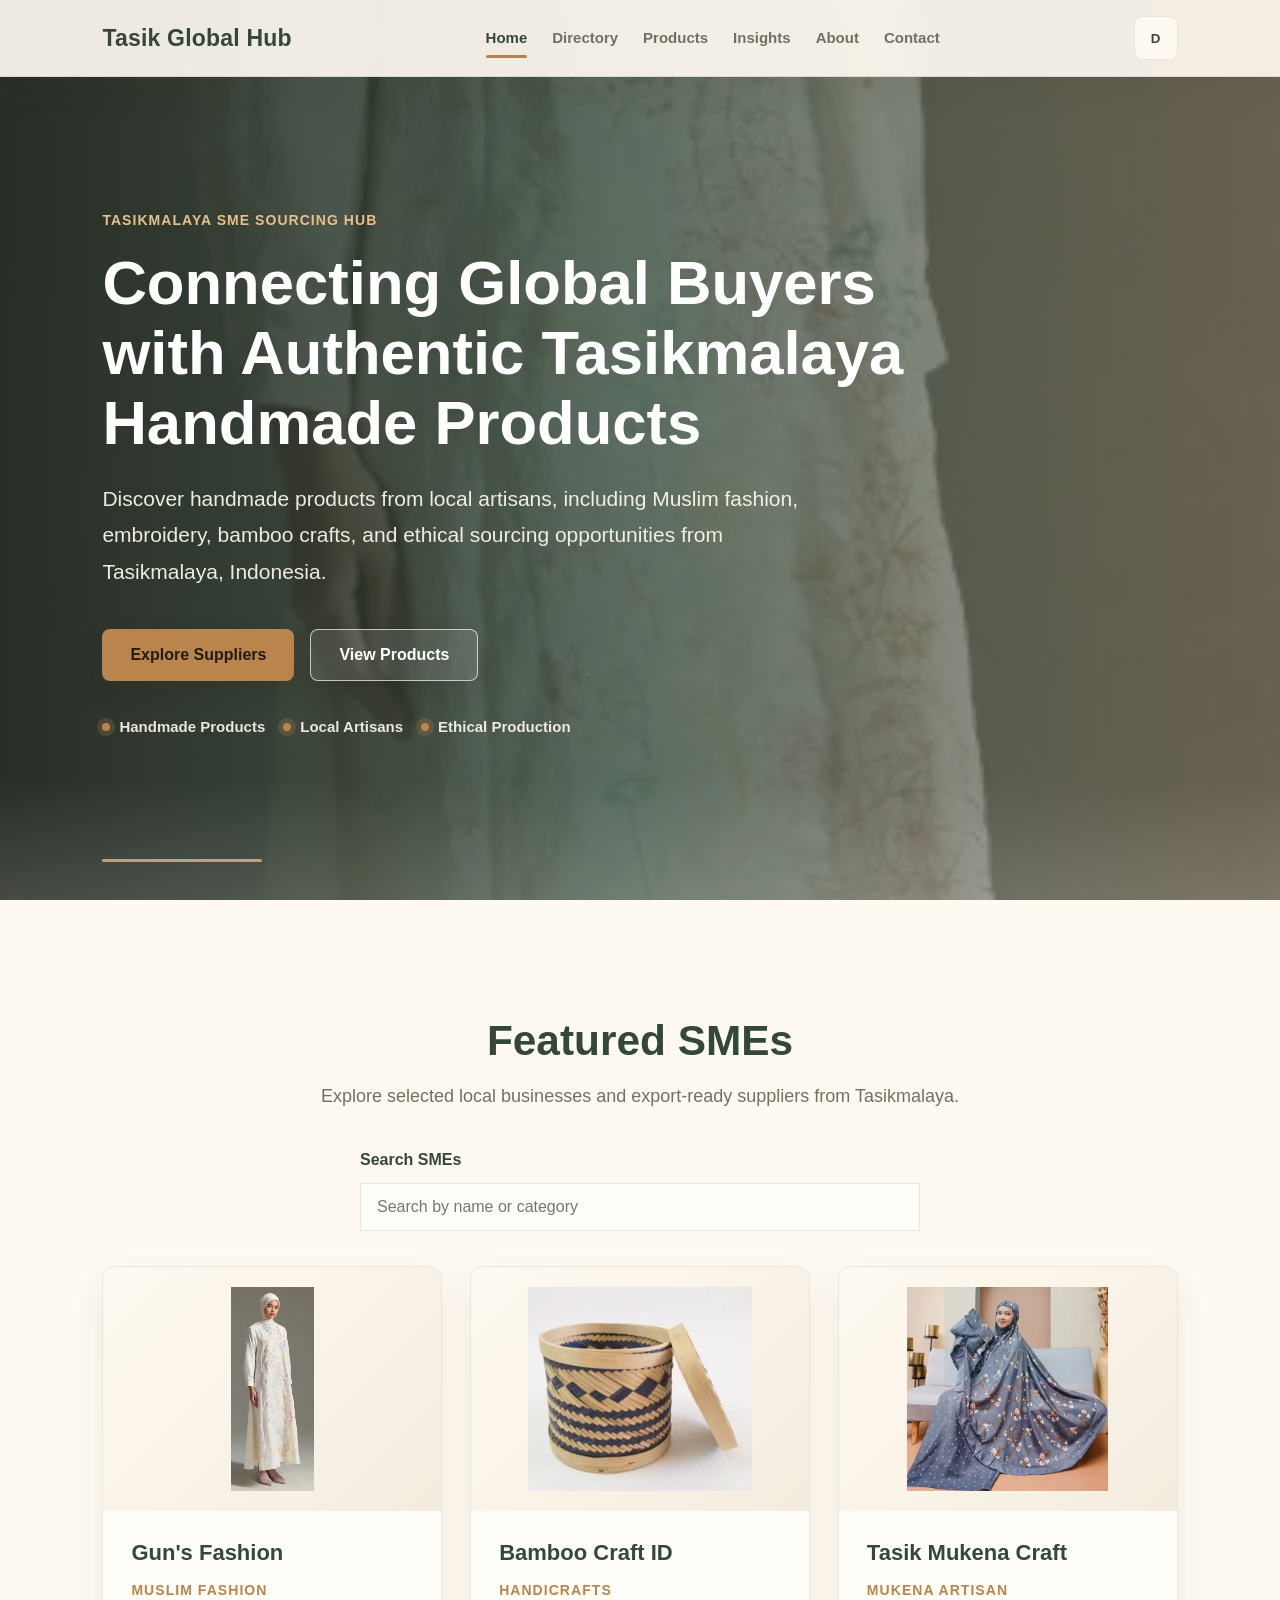
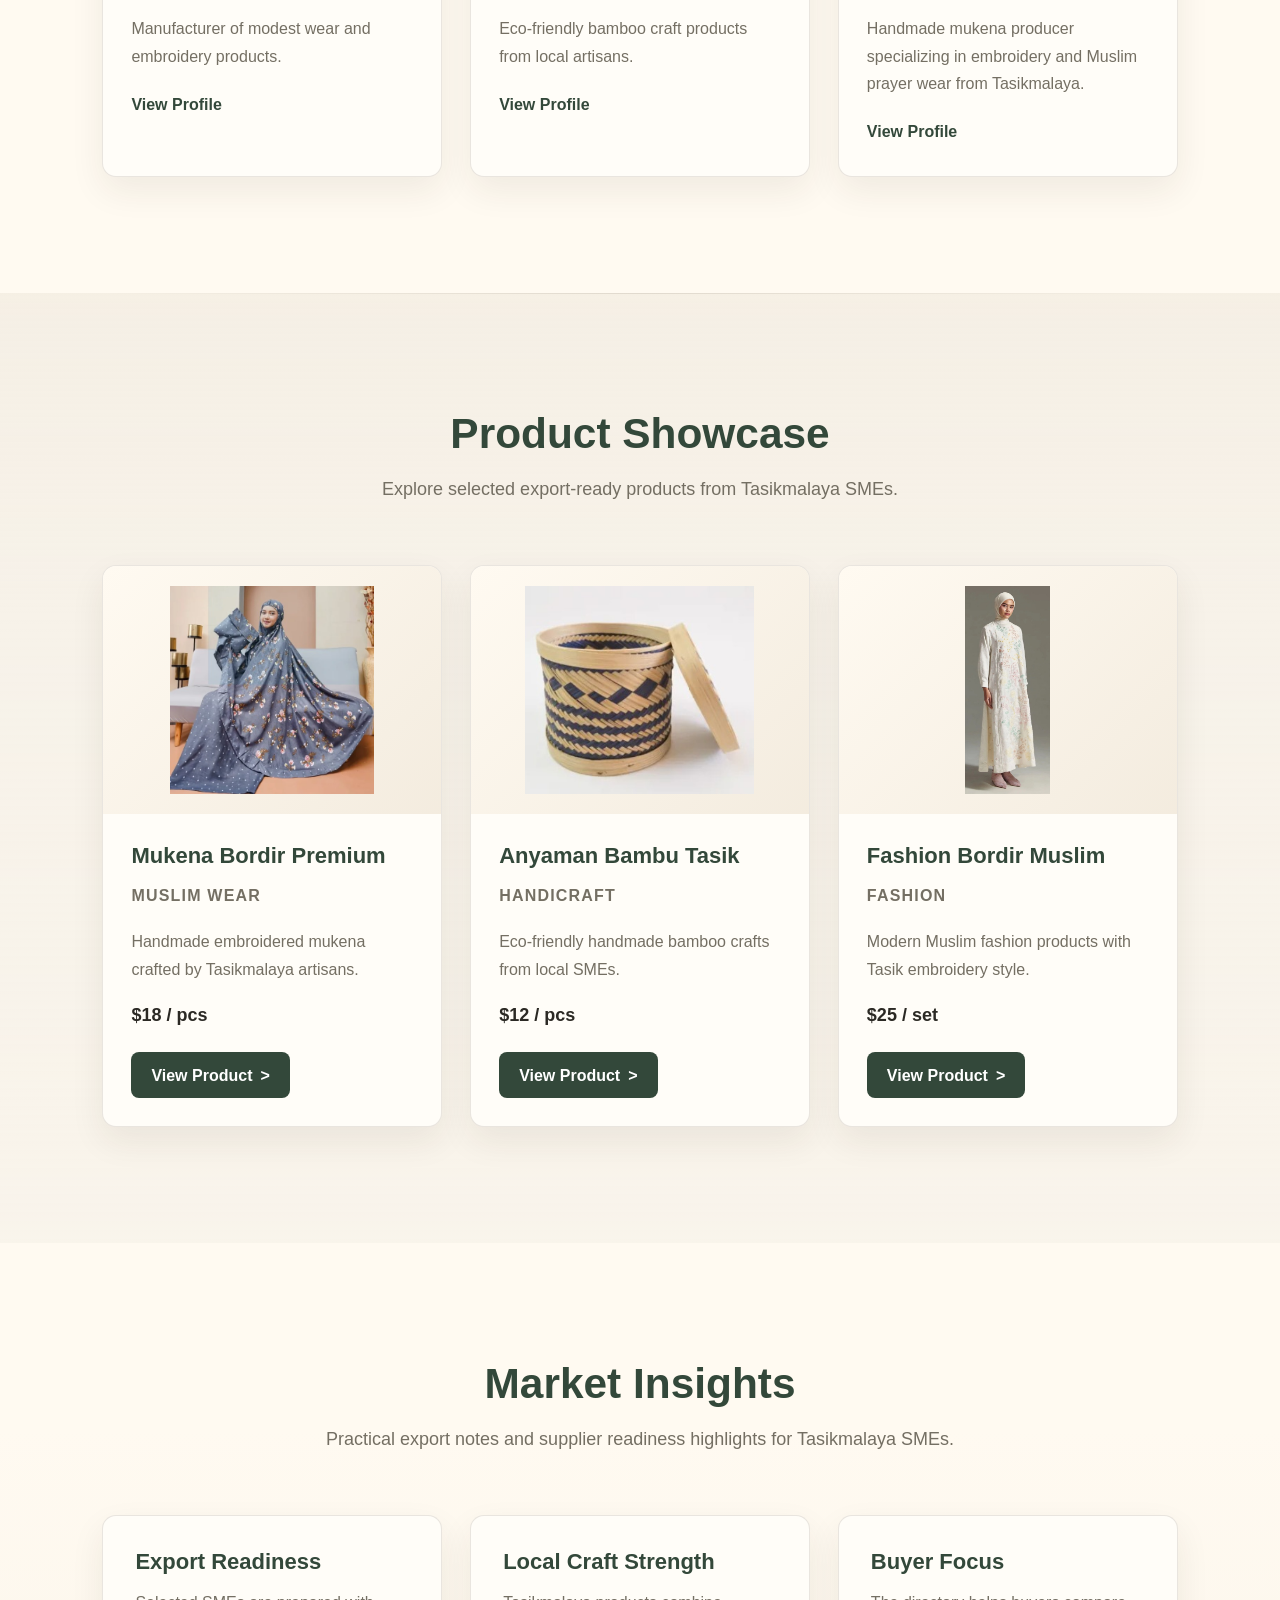
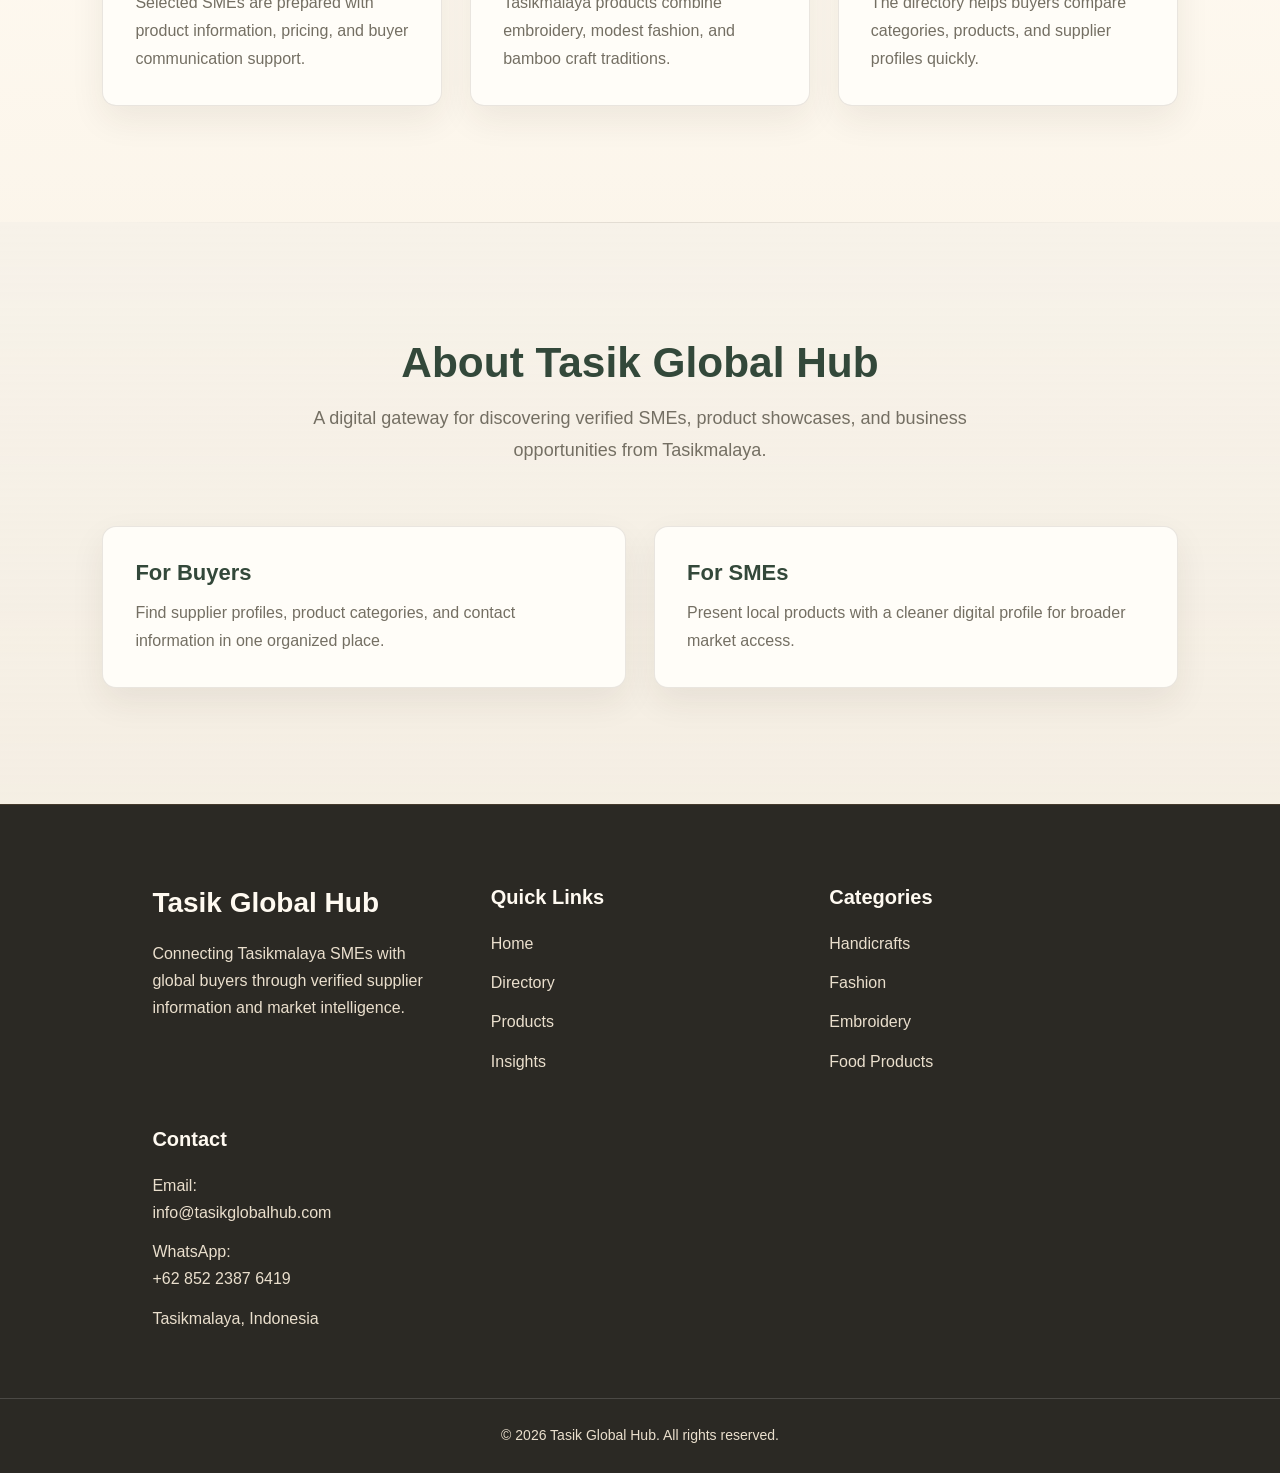
<file: index.html>
<!DOCTYPE html>
<html lang="en">
<head>
    <meta charset="UTF-8">
    <meta name="viewport" content="width=device-width, initial-scale=1.0">

    <title>Tasik Global Hub</title>

    <link rel="stylesheet" href="css/style.css">
</head>

<body>

    <!-- HEADER -->

    <header class="header">

        <div class="logo">
            Tasik Global Hub
        </div>

        <button class="nav-toggle" type="button" aria-label="Open navigation menu" aria-expanded="false">
            <span></span>
            <span></span>
            <span></span>
        </button>

        <nav class="nav">
            <a href="#home" class="nav-link active">Home</a>
            <a href="#directory" class="nav-link">Directory</a>
            <a href="#products" class="nav-link">Products</a>
            <a href="#insights" class="nav-link">Insights</a>
            <a href="#about" class="nav-link">About</a>
            <a href="#contact" class="nav-link">Contact</a>
        </nav>

        <button class="theme-toggle" type="button" aria-label="Switch to dark mode" aria-pressed="false">
            <span class="theme-toggle-icon" aria-hidden="true">D</span>
        </button>

    </header>


    <!-- HERO SECTION -->

    <section class="hero" id="home">

        <div class="hero-content">

            <p class="hero-eyebrow">
                Tasikmalaya SME Sourcing Hub
            </p>

            <h1>
                Connecting Global Buyers with Authentic Tasikmalaya Handmade Products
            </h1>

            <p class="hero-subheadline">
                Discover handmade products from local artisans, including Muslim fashion,
                embroidery, bamboo crafts, and ethical sourcing opportunities from
                Tasikmalaya, Indonesia.
            </p>

            <div class="hero-buttons">

                <a href="#directory" class="btn-primary">
                    Explore Suppliers
                </a>

                <a href="#products" class="btn-secondary">
                    View Products
                </a>

            </div>

            <div class="hero-trust" aria-label="Marketplace strengths">
                <span>Handmade Products</span>
                <span>Local Artisans</span>
                <span>Ethical Production</span>
            </div>

        </div>

    </section>
<!-- FEATURED SMEs -->

<section class="featured-smes" id="directory">

    <div class="section-title">

        <h2>Featured SMEs</h2>

        <p>
            Explore selected local businesses and export-ready suppliers
            from Tasikmalaya.
        </p>

    </div>


    <div class="sme-search">
        <label for="smeSearchInput">Search SMEs</label>
        <input
            type="search"
            id="smeSearchInput"
            placeholder="Search by name or category"
            autocomplete="off"
        >
    </div>

    <div class="sme-container" id="smeContainer">

    </div>

    <p class="empty-message" id="smeEmptyMessage">
        No SMEs found. Try another name or category.
    </p>

</section>

<!-- PRODUCT SHOWCASE -->

<section class="products-section" id="products">

    <div class="section-title">

        <h2>Product Showcase</h2>

        <p>
            Explore selected export-ready products from Tasikmalaya SMEs.
        </p>

    </div>

    <div class="products-container" id="productsContainer">

    </div>

</section>

<!-- INSIGHTS -->

<section class="info-section" id="insights">

    <div class="section-title">

        <h2>Market Insights</h2>

        <p>
            Practical export notes and supplier readiness highlights for
            Tasikmalaya SMEs.
        </p>

    </div>

    <div class="insight-grid">

        <article class="insight-item">
            <h3>Export Readiness</h3>
            <p>Selected SMEs are prepared with product information, pricing, and buyer communication support.</p>
        </article>

        <article class="insight-item">
            <h3>Local Craft Strength</h3>
            <p>Tasikmalaya products combine embroidery, modest fashion, and bamboo craft traditions.</p>
        </article>

        <article class="insight-item">
            <h3>Buyer Focus</h3>
            <p>The directory helps buyers compare categories, products, and supplier profiles quickly.</p>
        </article>

    </div>

</section>

<!-- ABOUT -->

<section class="about-section" id="about">

    <div class="about-content">

        <div class="section-title">

            <h2>About Tasik Global Hub</h2>

            <p>
                A digital gateway for discovering verified SMEs, product
                showcases, and business opportunities from Tasikmalaya.
            </p>

        </div>

        <div class="about-grid">

            <div>
                <h3>For Buyers</h3>
                <p>Find supplier profiles, product categories, and contact information in one organized place.</p>
            </div>

            <div>
                <h3>For SMEs</h3>
                <p>Present local products with a cleaner digital profile for broader market access.</p>
            </div>

        </div>

    </div>

</section>

<!-- FOOTER -->

<footer class="footer" id="contact">

    <div class="footer-container">

        <!-- COLUMN 1 -->

        <div class="footer-column">

            <h3>Tasik Global Hub</h3>

            <p>
                Connecting Tasikmalaya SMEs with global buyers through
                verified supplier information and market intelligence.
            </p>

        </div>


        <!-- COLUMN 2 -->

        <div class="footer-column">

            <h4>Quick Links</h4>

            <a href="#home">Home</a>
            <a href="#directory">Directory</a>
            <a href="#products">Products</a>
            <a href="#insights">Insights</a>

        </div>


        <!-- COLUMN 3 -->

        <div class="footer-column">

            <h4>Categories</h4>

            <a href="#directory">Handicrafts</a>
            <a href="#directory">Fashion</a>
            <a href="#directory">Embroidery</a>
            <a href="#products">Food Products</a>

        </div>


        <!-- COLUMN 4 -->

        <div class="footer-column">

            <h4>Contact</h4>

            <p>Email: <a href="mailto:info@tasikglobalhub.com">info@tasikglobalhub.com</a></p>

            <p>WhatsApp: <a href="https://wa.me/6285223876419">+62 852 2387 6419</a></p>

            <p>Tasikmalaya, Indonesia</p>

        </div>

    </div>


    <!-- FOOTER BOTTOM -->

    <div class="footer-bottom">

        <p>
            &copy; 2026 Tasik Global Hub. All rights reserved.
        </p>

    </div>

</footer>

<script src="js/script.js"></script>

</body>
</html>
</file>
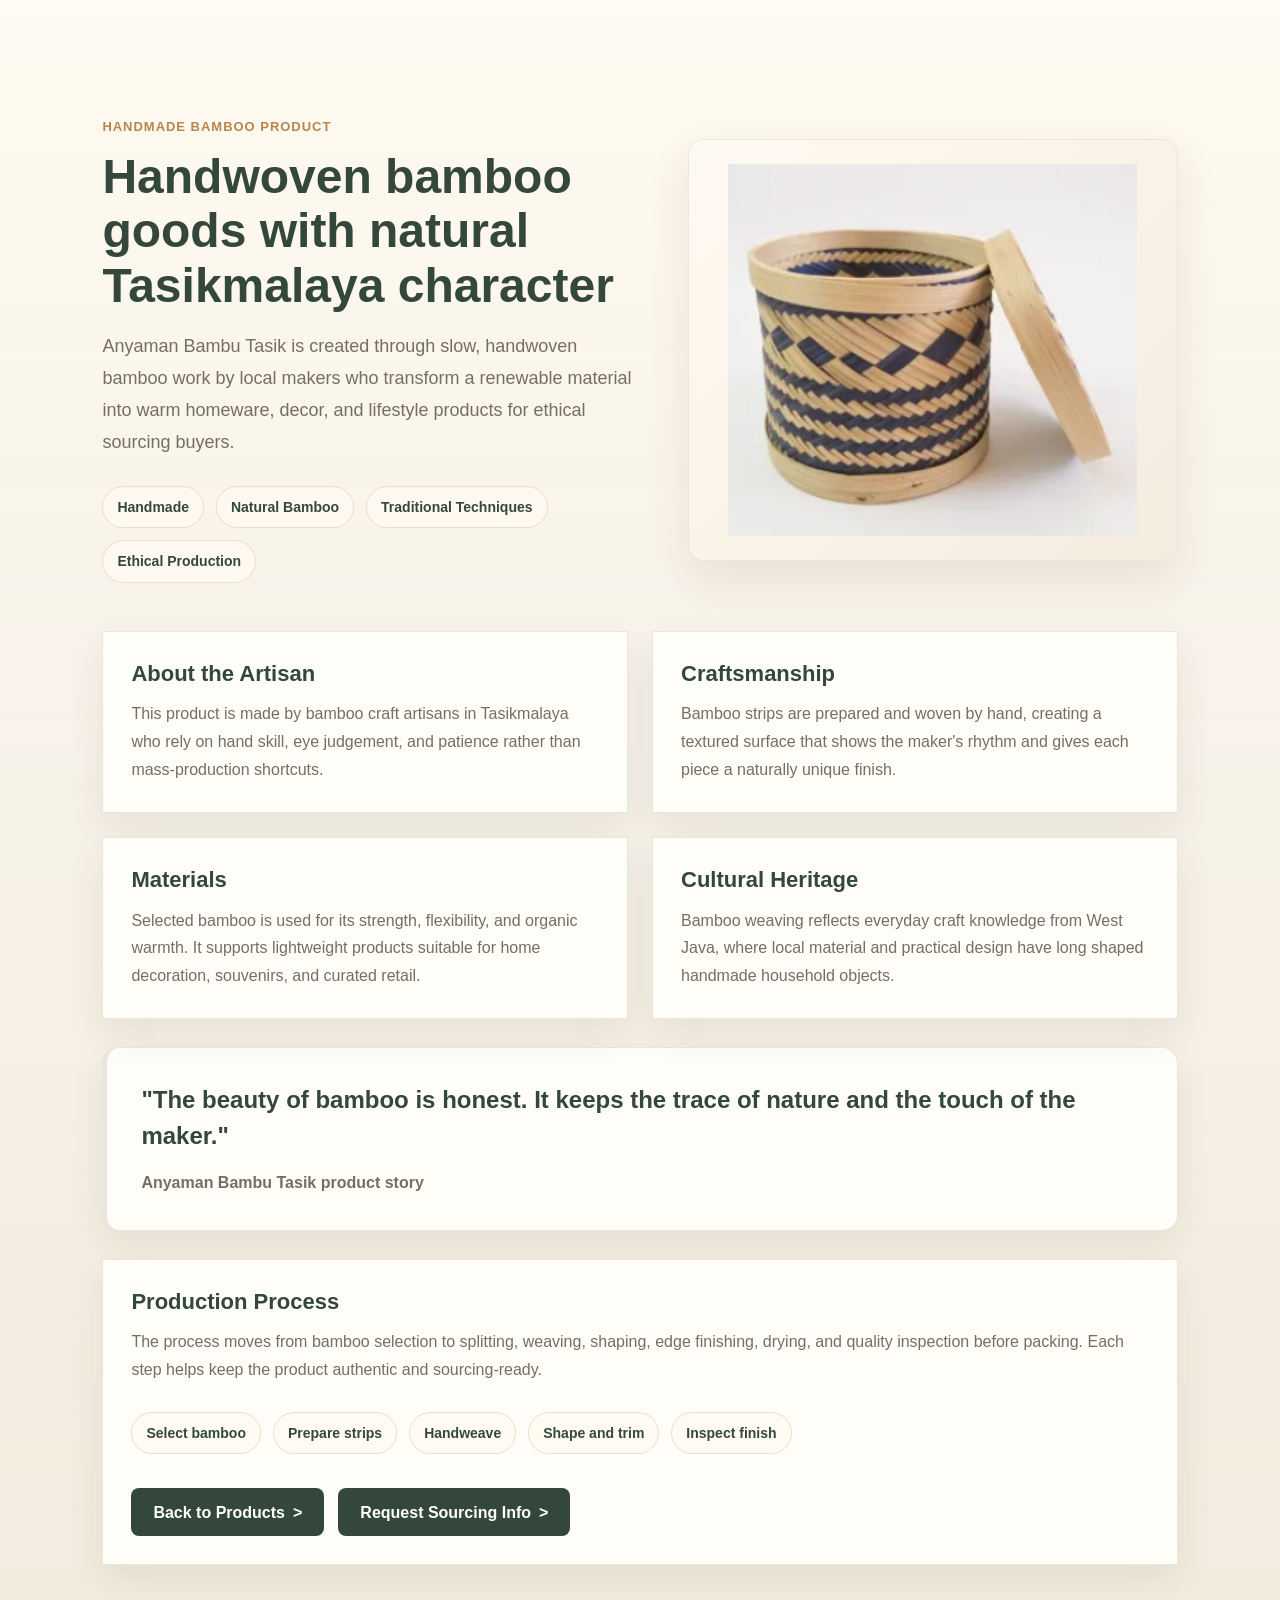
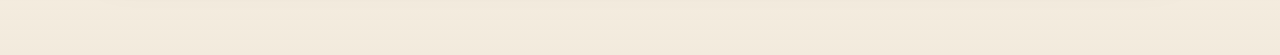
<file: product-anyaman-bambu-tasik.html>
<!DOCTYPE html>
<html lang="en">

<head>
    <meta charset="UTF-8">
    <meta name="viewport" content="width=device-width, initial-scale=1.0">
    <title>Anyaman Bambu Tasik</title>
    <link rel="stylesheet" href="css/style.css">
</head>

<body>

<main class="profile-page">
    <div class="profile-shell">
        <section class="profile-hero">
            <div>
                <p class="profile-eyebrow">Handmade Bamboo Product</p>
                <h1>Handwoven bamboo goods with natural Tasikmalaya character</h1>
                <p class="profile-lead">
                    Anyaman Bambu Tasik is created through slow, handwoven bamboo work by local makers who transform a
                    renewable material into warm homeware, decor, and lifestyle products for ethical sourcing buyers.
                </p>
                <div class="story-badges">
                    <span>Handmade</span>
                    <span>Natural Bamboo</span>
                    <span>Traditional Techniques</span>
                    <span>Ethical Production</span>
                </div>
            </div>
            <div class="profile-visual">
                <img src="images/bamboo.jpeg" alt="Anyaman Bambu Tasik handmade bamboo product">
            </div>
        </section>

        <section class="story-grid">
            <article class="story-card">
                <h2>About the Artisan</h2>
                <p>
                    This product is made by bamboo craft artisans in Tasikmalaya who rely on hand skill, eye judgement,
                    and patience rather than mass-production shortcuts.
                </p>
            </article>
            <article class="story-card">
                <h2>Craftsmanship</h2>
                <p>
                    Bamboo strips are prepared and woven by hand, creating a textured surface that shows the maker's
                    rhythm and gives each piece a naturally unique finish.
                </p>
            </article>
            <article class="story-card">
                <h2>Materials</h2>
                <p>
                    Selected bamboo is used for its strength, flexibility, and organic warmth. It supports lightweight
                    products suitable for home decoration, souvenirs, and curated retail.
                </p>
            </article>
            <article class="story-card">
                <h2>Cultural Heritage</h2>
                <p>
                    Bamboo weaving reflects everyday craft knowledge from West Java, where local material and practical
                    design have long shaped handmade household objects.
                </p>
            </article>
        </section>

        <section class="quote-card">
            <blockquote>
                "The beauty of bamboo is honest. It keeps the trace of nature and the touch of the maker."
            </blockquote>
            <cite>Anyaman Bambu Tasik product story</cite>
        </section>

        <section class="process-card">
            <h2>Production Process</h2>
            <p>
                The process moves from bamboo selection to splitting, weaving, shaping, edge finishing, drying, and
                quality inspection before packing. Each step helps keep the product authentic and sourcing-ready.
            </p>
            <div class="process-list">
                <span>Select bamboo</span>
                <span>Prepare strips</span>
                <span>Handweave</span>
                <span>Shape and trim</span>
                <span>Inspect finish</span>
            </div>
            <div class="profile-actions">
                <a class="product-button" href="index.html#products">Back to Products</a>
                <a class="product-button" href="index.html#contact">Request Sourcing Info</a>
            </div>
        </section>
    </div>
</main>

</body>
</html>
</file>
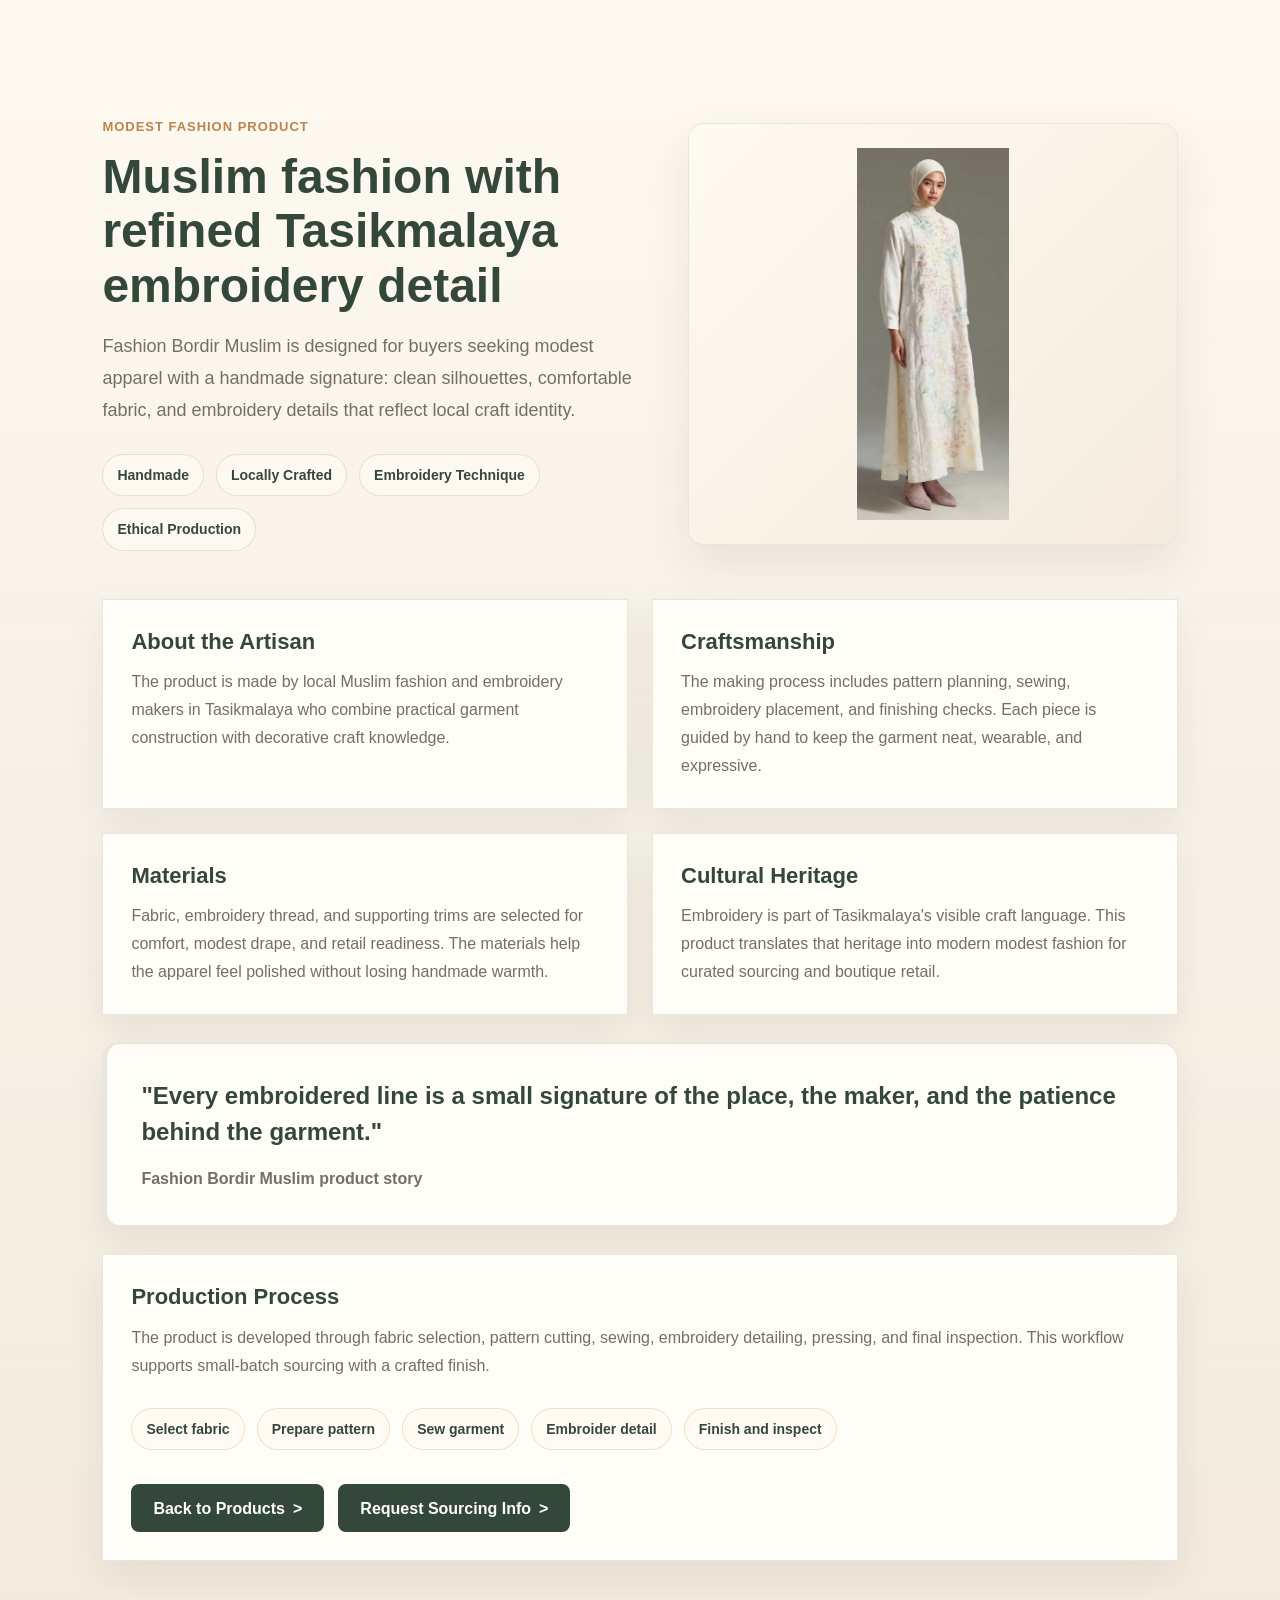
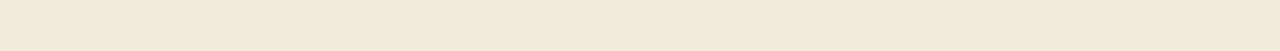
<file: product-fashion-bordir-muslim.html>
<!DOCTYPE html>
<html lang="en">

<head>
    <meta charset="UTF-8">
    <meta name="viewport" content="width=device-width, initial-scale=1.0">
    <title>Fashion Bordir Muslim</title>
    <link rel="stylesheet" href="css/style.css">
</head>

<body>

<main class="profile-page">
    <div class="profile-shell">
        <section class="profile-hero">
            <div>
                <p class="profile-eyebrow">Modest Fashion Product</p>
                <h1>Muslim fashion with refined Tasikmalaya embroidery detail</h1>
                <p class="profile-lead">
                    Fashion Bordir Muslim is designed for buyers seeking modest apparel with a handmade signature:
                    clean silhouettes, comfortable fabric, and embroidery details that reflect local craft identity.
                </p>
                <div class="story-badges">
                    <span>Handmade</span>
                    <span>Locally Crafted</span>
                    <span>Embroidery Technique</span>
                    <span>Ethical Production</span>
                </div>
            </div>
            <div class="profile-visual">
                <img src="images/embroidery.jpeg" alt="Fashion Bordir Muslim embroidery detail">
            </div>
        </section>

        <section class="story-grid">
            <article class="story-card">
                <h2>About the Artisan</h2>
                <p>
                    The product is made by local Muslim fashion and embroidery makers in Tasikmalaya who combine
                    practical garment construction with decorative craft knowledge.
                </p>
            </article>
            <article class="story-card">
                <h2>Craftsmanship</h2>
                <p>
                    The making process includes pattern planning, sewing, embroidery placement, and finishing checks.
                    Each piece is guided by hand to keep the garment neat, wearable, and expressive.
                </p>
            </article>
            <article class="story-card">
                <h2>Materials</h2>
                <p>
                    Fabric, embroidery thread, and supporting trims are selected for comfort, modest drape, and retail
                    readiness. The materials help the apparel feel polished without losing handmade warmth.
                </p>
            </article>
            <article class="story-card">
                <h2>Cultural Heritage</h2>
                <p>
                    Embroidery is part of Tasikmalaya's visible craft language. This product translates that heritage
                    into modern modest fashion for curated sourcing and boutique retail.
                </p>
            </article>
        </section>

        <section class="quote-card">
            <blockquote>
                "Every embroidered line is a small signature of the place, the maker, and the patience behind the garment."
            </blockquote>
            <cite>Fashion Bordir Muslim product story</cite>
        </section>

        <section class="process-card">
            <h2>Production Process</h2>
            <p>
                The product is developed through fabric selection, pattern cutting, sewing, embroidery detailing,
                pressing, and final inspection. This workflow supports small-batch sourcing with a crafted finish.
            </p>
            <div class="process-list">
                <span>Select fabric</span>
                <span>Prepare pattern</span>
                <span>Sew garment</span>
                <span>Embroider detail</span>
                <span>Finish and inspect</span>
            </div>
            <div class="profile-actions">
                <a class="product-button" href="index.html#products">Back to Products</a>
                <a class="product-button" href="index.html#contact">Request Sourcing Info</a>
            </div>
        </section>
    </div>
</main>

</body>
</html>
</file>
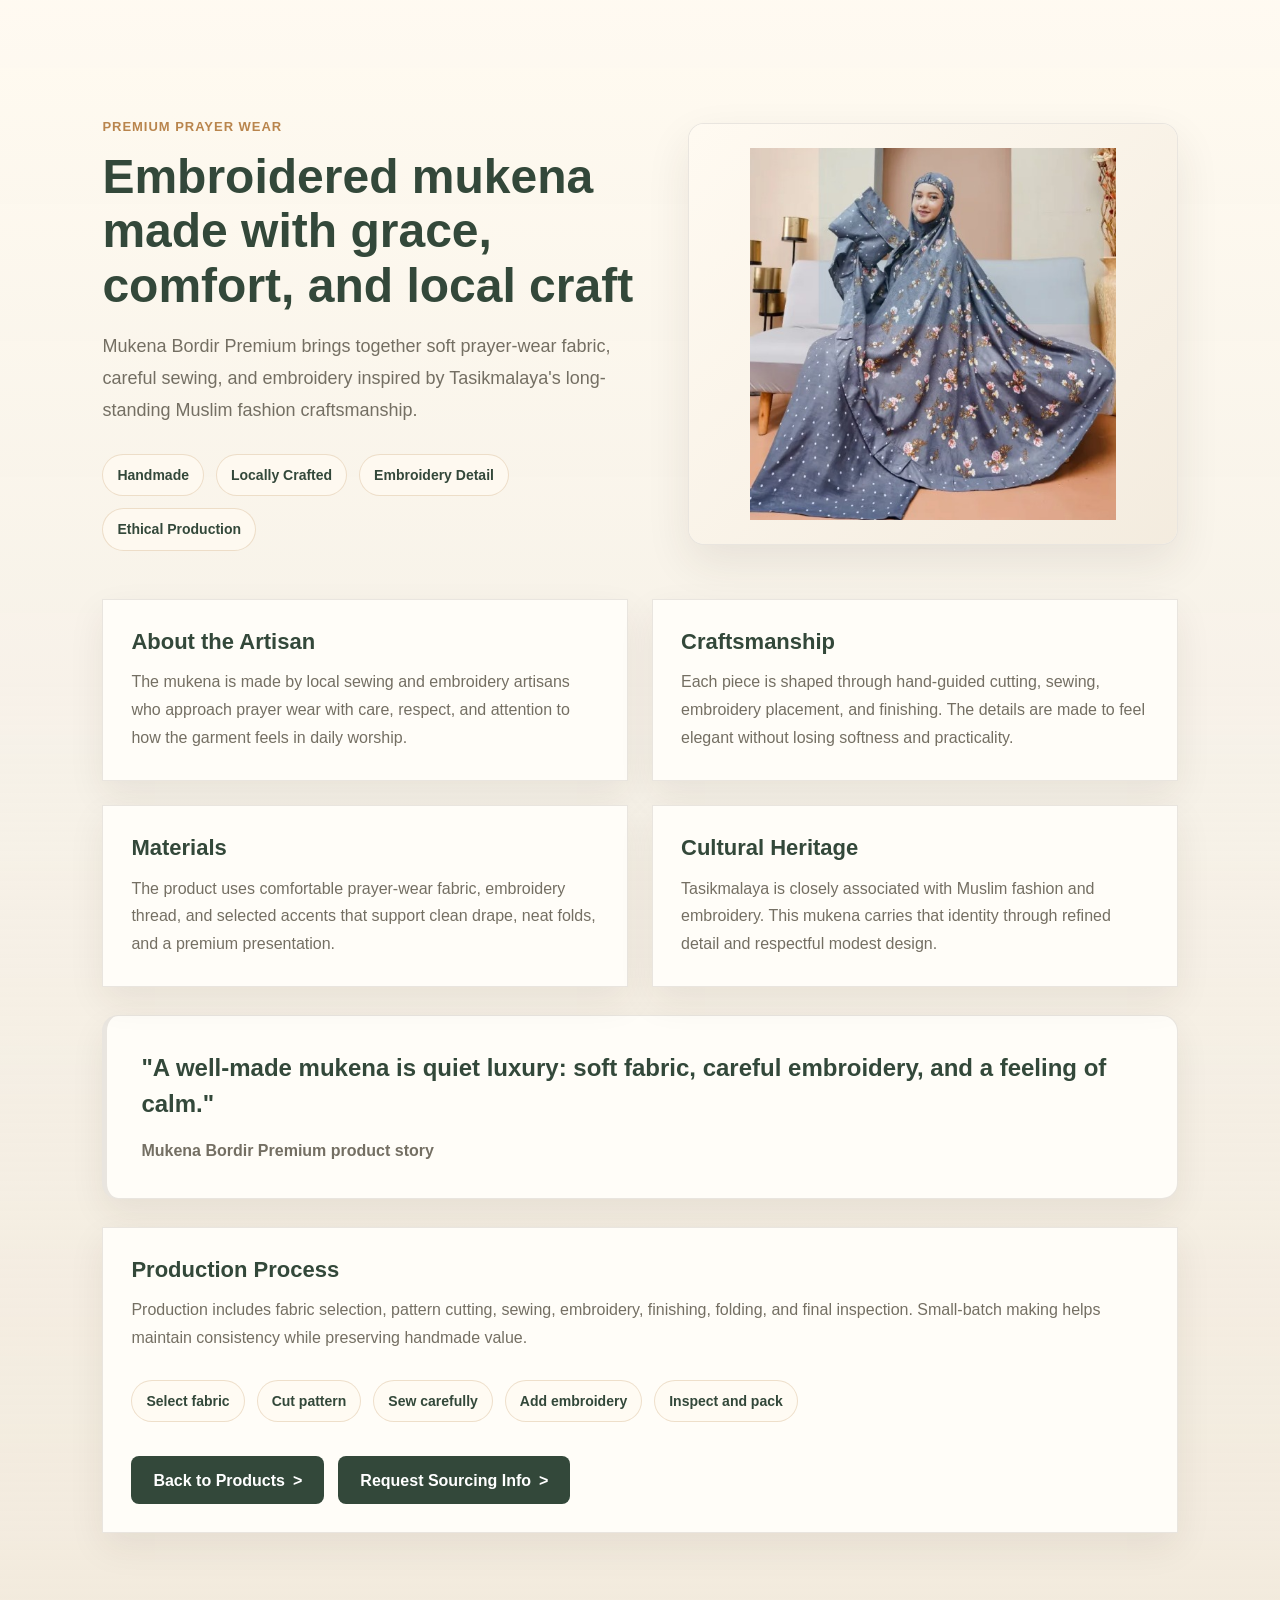
<file: product-mukena-bordir-premium.html>
<!DOCTYPE html>
<html lang="en">

<head>
    <meta charset="UTF-8">
    <meta name="viewport" content="width=device-width, initial-scale=1.0">
    <title>Mukena Bordir Premium</title>
    <link rel="stylesheet" href="css/style.css">
</head>

<body>

<main class="profile-page">
    <div class="profile-shell">
        <section class="profile-hero">
            <div>
                <p class="profile-eyebrow">Premium Prayer Wear</p>
                <h1>Embroidered mukena made with grace, comfort, and local craft</h1>
                <p class="profile-lead">
                    Mukena Bordir Premium brings together soft prayer-wear fabric, careful sewing, and embroidery
                    inspired by Tasikmalaya's long-standing Muslim fashion craftsmanship.
                </p>
                <div class="story-badges">
                    <span>Handmade</span>
                    <span>Locally Crafted</span>
                    <span>Embroidery Detail</span>
                    <span>Ethical Production</span>
                </div>
            </div>
            <div class="profile-visual">
                <img src="images/Mukena.jpeg" alt="Mukena Bordir Premium handmade prayer wear">
            </div>
        </section>

        <section class="story-grid">
            <article class="story-card">
                <h2>About the Artisan</h2>
                <p>
                    The mukena is made by local sewing and embroidery artisans who approach prayer wear with care,
                    respect, and attention to how the garment feels in daily worship.
                </p>
            </article>
            <article class="story-card">
                <h2>Craftsmanship</h2>
                <p>
                    Each piece is shaped through hand-guided cutting, sewing, embroidery placement, and finishing.
                    The details are made to feel elegant without losing softness and practicality.
                </p>
            </article>
            <article class="story-card">
                <h2>Materials</h2>
                <p>
                    The product uses comfortable prayer-wear fabric, embroidery thread, and selected accents that
                    support clean drape, neat folds, and a premium presentation.
                </p>
            </article>
            <article class="story-card">
                <h2>Cultural Heritage</h2>
                <p>
                    Tasikmalaya is closely associated with Muslim fashion and embroidery. This mukena carries that
                    identity through refined detail and respectful modest design.
                </p>
            </article>
        </section>

        <section class="quote-card">
            <blockquote>
                "A well-made mukena is quiet luxury: soft fabric, careful embroidery, and a feeling of calm."
            </blockquote>
            <cite>Mukena Bordir Premium product story</cite>
        </section>

        <section class="process-card">
            <h2>Production Process</h2>
            <p>
                Production includes fabric selection, pattern cutting, sewing, embroidery, finishing, folding, and
                final inspection. Small-batch making helps maintain consistency while preserving handmade value.
            </p>
            <div class="process-list">
                <span>Select fabric</span>
                <span>Cut pattern</span>
                <span>Sew carefully</span>
                <span>Add embroidery</span>
                <span>Inspect and pack</span>
            </div>
            <div class="profile-actions">
                <a class="product-button" href="index.html#products">Back to Products</a>
                <a class="product-button" href="index.html#contact">Request Sourcing Info</a>
            </div>
        </section>
    </div>
</main>

</body>
</html>
</file>
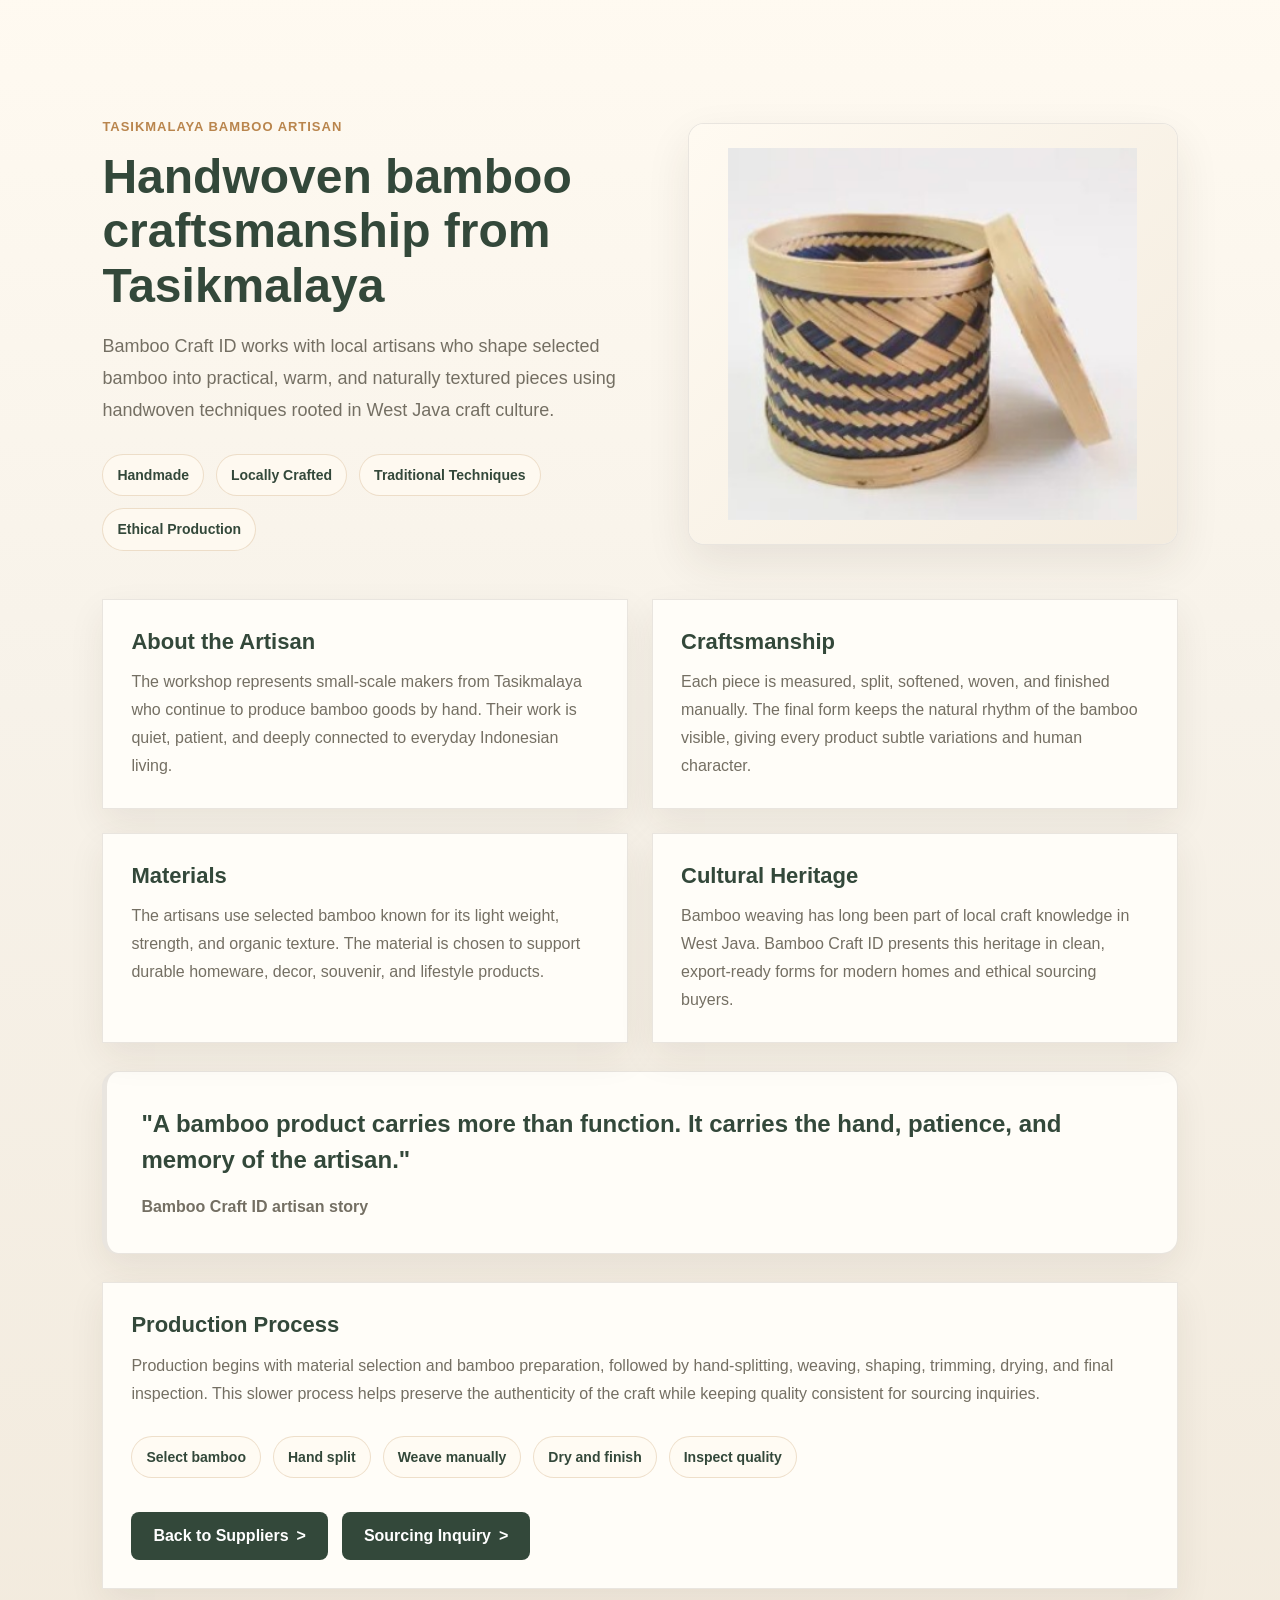
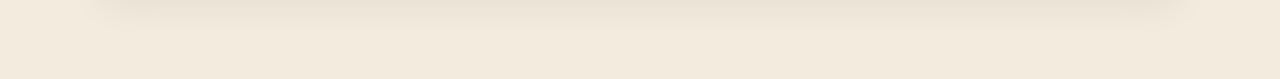
<file: profile-bamboo.html>
<!DOCTYPE html>
<html lang="en">

<head>
    <meta charset="UTF-8">
    <meta name="viewport" content="width=device-width, initial-scale=1.0">
    <title>Bamboo Craft ID</title>
    <link rel="stylesheet" href="css/style.css">
</head>

<body>

<main class="profile-page">
    <div class="profile-shell">
        <section class="profile-hero">
            <div>
                <p class="profile-eyebrow">Tasikmalaya Bamboo Artisan</p>
                <h1>Handwoven bamboo craftsmanship from Tasikmalaya</h1>
                <p class="profile-lead">
                    Bamboo Craft ID works with local artisans who shape selected bamboo into practical,
                    warm, and naturally textured pieces using handwoven techniques rooted in West Java craft culture.
                </p>
                <div class="story-badges">
                    <span>Handmade</span>
                    <span>Locally Crafted</span>
                    <span>Traditional Techniques</span>
                    <span>Ethical Production</span>
                </div>
            </div>
            <div class="profile-visual">
                <img src="images/bamboo.jpeg" alt="Handwoven bamboo craft from Tasikmalaya">
            </div>
        </section>

        <section class="story-grid">
            <article class="story-card">
                <h2>About the Artisan</h2>
                <p>
                    The workshop represents small-scale makers from Tasikmalaya who continue to produce bamboo goods
                    by hand. Their work is quiet, patient, and deeply connected to everyday Indonesian living.
                </p>
            </article>
            <article class="story-card">
                <h2>Craftsmanship</h2>
                <p>
                    Each piece is measured, split, softened, woven, and finished manually. The final form keeps the
                    natural rhythm of the bamboo visible, giving every product subtle variations and human character.
                </p>
            </article>
            <article class="story-card">
                <h2>Materials</h2>
                <p>
                    The artisans use selected bamboo known for its light weight, strength, and organic texture. The
                    material is chosen to support durable homeware, decor, souvenir, and lifestyle products.
                </p>
            </article>
            <article class="story-card">
                <h2>Cultural Heritage</h2>
                <p>
                    Bamboo weaving has long been part of local craft knowledge in West Java. Bamboo Craft ID presents
                    this heritage in clean, export-ready forms for modern homes and ethical sourcing buyers.
                </p>
            </article>
        </section>

        <section class="quote-card">
            <blockquote>
                "A bamboo product carries more than function. It carries the hand, patience, and memory of the artisan."
            </blockquote>
            <cite>Bamboo Craft ID artisan story</cite>
        </section>

        <section class="process-card">
            <h2>Production Process</h2>
            <p>
                Production begins with material selection and bamboo preparation, followed by hand-splitting,
                weaving, shaping, trimming, drying, and final inspection. This slower process helps preserve the
                authenticity of the craft while keeping quality consistent for sourcing inquiries.
            </p>
            <div class="process-list">
                <span>Select bamboo</span>
                <span>Hand split</span>
                <span>Weave manually</span>
                <span>Dry and finish</span>
                <span>Inspect quality</span>
            </div>
            <div class="profile-actions">
                <a class="product-button" href="index.html#directory">Back to Suppliers</a>
                <a class="product-button" href="index.html#contact">Sourcing Inquiry</a>
            </div>
        </section>
    </div>
</main>

</body>
</html>
</file>
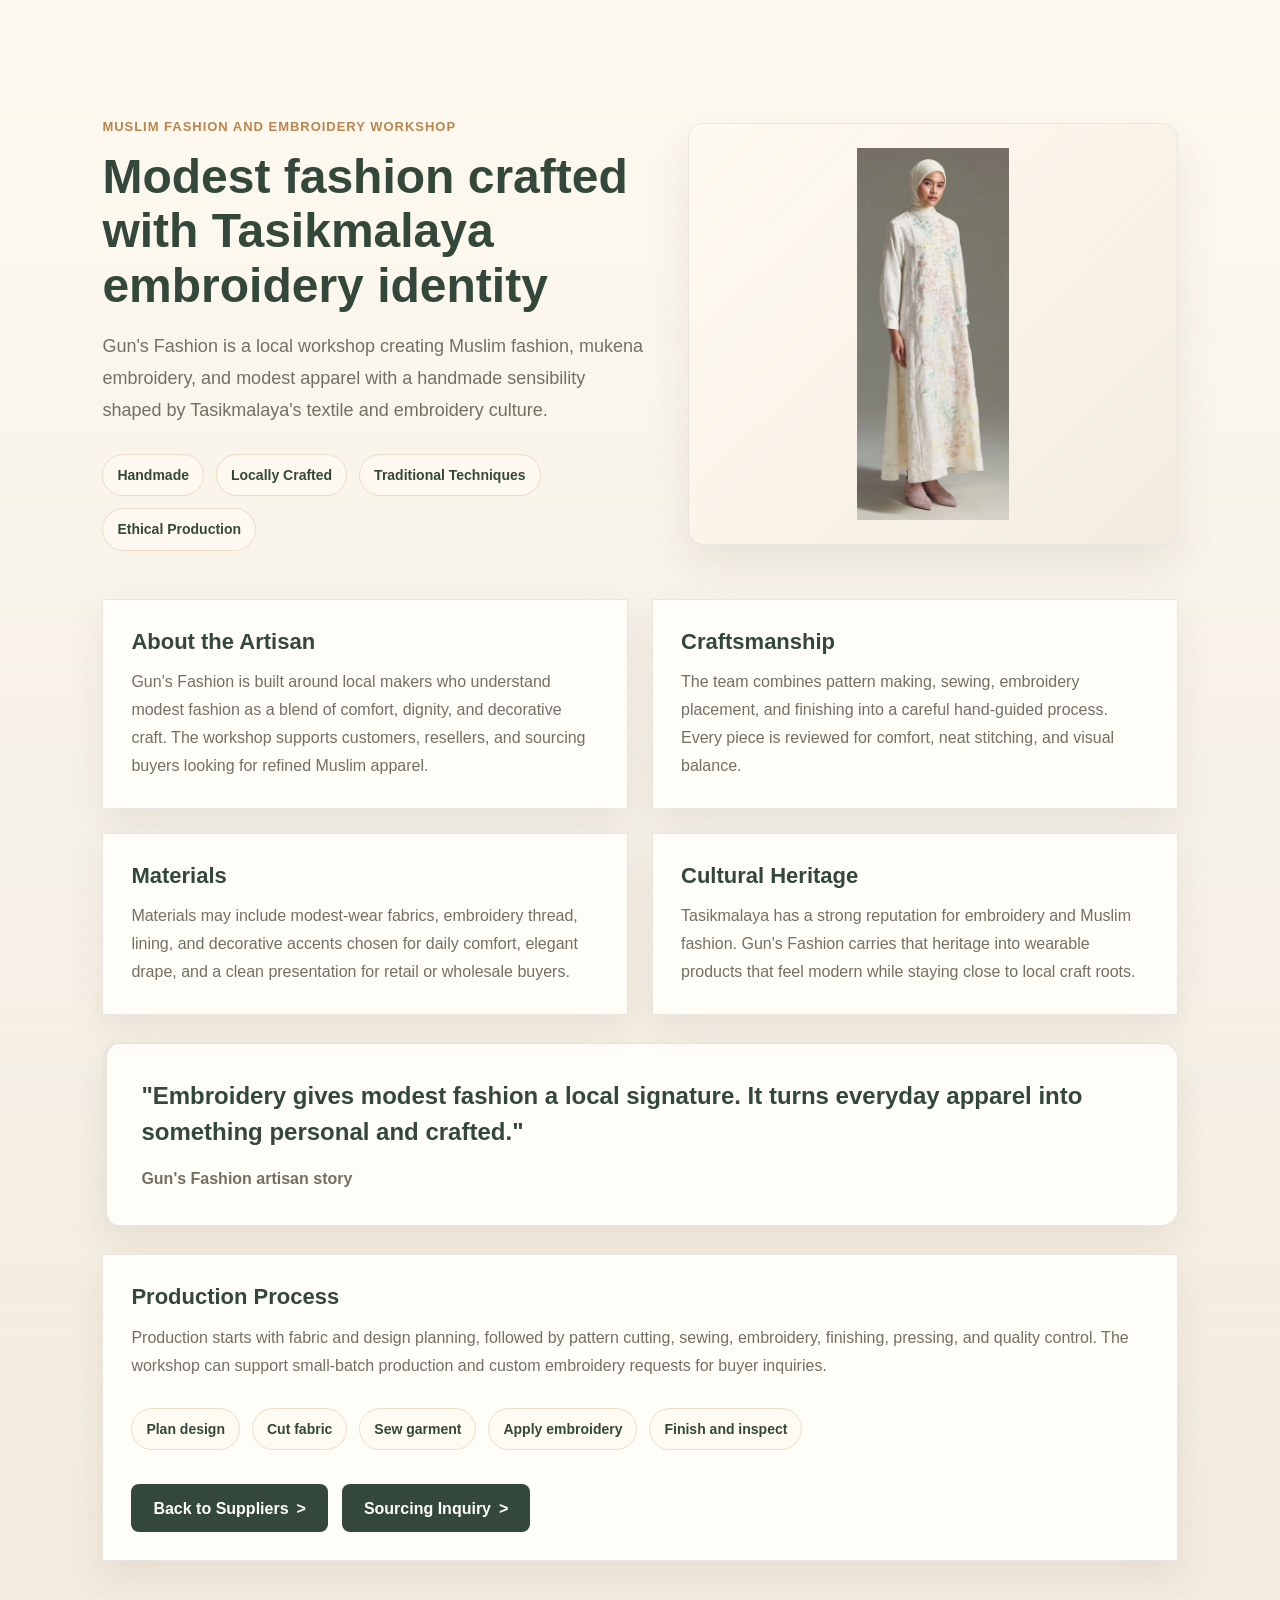
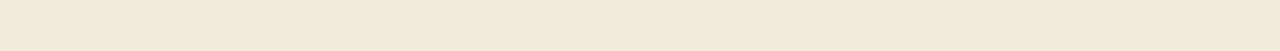
<file: profile-gun.html>
<!DOCTYPE html>
<html lang="en">

<head>
    <meta charset="UTF-8">
    <meta name="viewport" content="width=device-width, initial-scale=1.0">
    <title>Gun's Fashion</title>
    <link rel="stylesheet" href="css/style.css">
</head>

<body>

<main class="profile-page">
    <div class="profile-shell">
        <section class="profile-hero">
            <div>
                <p class="profile-eyebrow">Muslim Fashion and Embroidery Workshop</p>
                <h1>Modest fashion crafted with Tasikmalaya embroidery identity</h1>
                <p class="profile-lead">
                    Gun's Fashion is a local workshop creating Muslim fashion, mukena embroidery, and modest apparel
                    with a handmade sensibility shaped by Tasikmalaya's textile and embroidery culture.
                </p>
                <div class="story-badges">
                    <span>Handmade</span>
                    <span>Locally Crafted</span>
                    <span>Traditional Techniques</span>
                    <span>Ethical Production</span>
                </div>
            </div>
            <div class="profile-visual">
                <img src="images/embroidery.jpeg" alt="Tasikmalaya embroidery and Muslim fashion craft">
            </div>
        </section>

        <section class="story-grid">
            <article class="story-card">
                <h2>About the Artisan</h2>
                <p>
                    Gun's Fashion is built around local makers who understand modest fashion as a blend of comfort,
                    dignity, and decorative craft. The workshop supports customers, resellers, and sourcing buyers
                    looking for refined Muslim apparel.
                </p>
            </article>
            <article class="story-card">
                <h2>Craftsmanship</h2>
                <p>
                    The team combines pattern making, sewing, embroidery placement, and finishing into a careful
                    hand-guided process. Every piece is reviewed for comfort, neat stitching, and visual balance.
                </p>
            </article>
            <article class="story-card">
                <h2>Materials</h2>
                <p>
                    Materials may include modest-wear fabrics, embroidery thread, lining, and decorative accents chosen
                    for daily comfort, elegant drape, and a clean presentation for retail or wholesale buyers.
                </p>
            </article>
            <article class="story-card">
                <h2>Cultural Heritage</h2>
                <p>
                    Tasikmalaya has a strong reputation for embroidery and Muslim fashion. Gun's Fashion carries that
                    heritage into wearable products that feel modern while staying close to local craft roots.
                </p>
            </article>
        </section>

        <section class="quote-card">
            <blockquote>
                "Embroidery gives modest fashion a local signature. It turns everyday apparel into something personal and crafted."
            </blockquote>
            <cite>Gun's Fashion artisan story</cite>
        </section>

        <section class="process-card">
            <h2>Production Process</h2>
            <p>
                Production starts with fabric and design planning, followed by pattern cutting, sewing, embroidery,
                finishing, pressing, and quality control. The workshop can support small-batch production and custom
                embroidery requests for buyer inquiries.
            </p>
            <div class="process-list">
                <span>Plan design</span>
                <span>Cut fabric</span>
                <span>Sew garment</span>
                <span>Apply embroidery</span>
                <span>Finish and inspect</span>
            </div>
            <div class="profile-actions">
                <a class="product-button" href="index.html#directory">Back to Suppliers</a>
                <a class="product-button" href="index.html#contact">Sourcing Inquiry</a>
            </div>
        </section>
    </div>
</main>

</body>
</html>
</file>
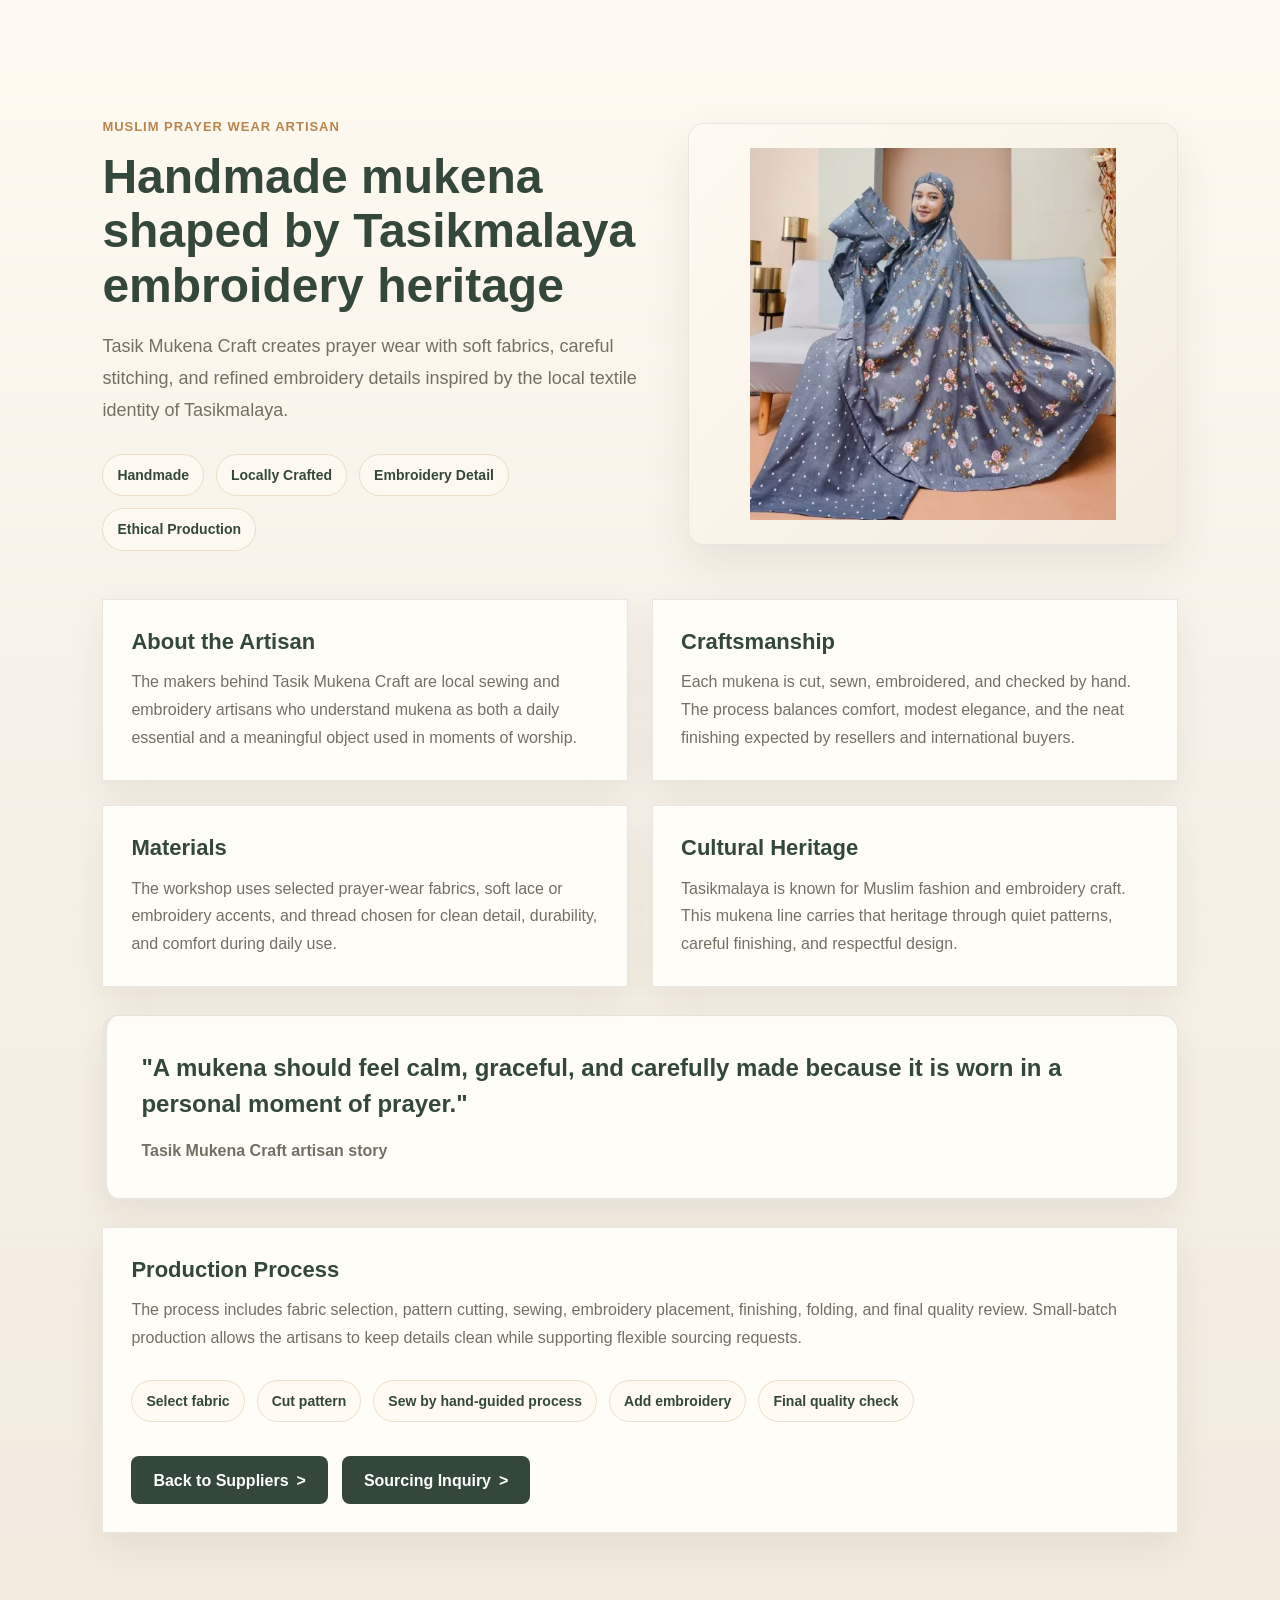
<file: profile-Mukena.html>
<!DOCTYPE html>
<html lang="en">

<head>
    <meta charset="UTF-8">
    <meta name="viewport" content="width=device-width, initial-scale=1.0">
    <title>Tasik Mukena Craft</title>
    <link rel="stylesheet" href="css/style.css">
</head>

<body>

<main class="profile-page">
    <div class="profile-shell">
        <section class="profile-hero">
            <div>
                <p class="profile-eyebrow">Muslim Prayer Wear Artisan</p>
                <h1>Handmade mukena shaped by Tasikmalaya embroidery heritage</h1>
                <p class="profile-lead">
                    Tasik Mukena Craft creates prayer wear with soft fabrics, careful stitching, and refined embroidery
                    details inspired by the local textile identity of Tasikmalaya.
                </p>
                <div class="story-badges">
                    <span>Handmade</span>
                    <span>Locally Crafted</span>
                    <span>Embroidery Detail</span>
                    <span>Ethical Production</span>
                </div>
            </div>
            <div class="profile-visual">
                <img src="images/Mukena.jpeg" alt="Handmade embroidered mukena from Tasikmalaya">
            </div>
        </section>

        <section class="story-grid">
            <article class="story-card">
                <h2>About the Artisan</h2>
                <p>
                    The makers behind Tasik Mukena Craft are local sewing and embroidery artisans who understand mukena
                    as both a daily essential and a meaningful object used in moments of worship.
                </p>
            </article>
            <article class="story-card">
                <h2>Craftsmanship</h2>
                <p>
                    Each mukena is cut, sewn, embroidered, and checked by hand. The process balances comfort,
                    modest elegance, and the neat finishing expected by resellers and international buyers.
                </p>
            </article>
            <article class="story-card">
                <h2>Materials</h2>
                <p>
                    The workshop uses selected prayer-wear fabrics, soft lace or embroidery accents, and thread chosen
                    for clean detail, durability, and comfort during daily use.
                </p>
            </article>
            <article class="story-card">
                <h2>Cultural Heritage</h2>
                <p>
                    Tasikmalaya is known for Muslim fashion and embroidery craft. This mukena line carries that heritage
                    through quiet patterns, careful finishing, and respectful design.
                </p>
            </article>
        </section>

        <section class="quote-card">
            <blockquote>
                "A mukena should feel calm, graceful, and carefully made because it is worn in a personal moment of prayer."
            </blockquote>
            <cite>Tasik Mukena Craft artisan story</cite>
        </section>

        <section class="process-card">
            <h2>Production Process</h2>
            <p>
                The process includes fabric selection, pattern cutting, sewing, embroidery placement, finishing,
                folding, and final quality review. Small-batch production allows the artisans to keep details clean
                while supporting flexible sourcing requests.
            </p>
            <div class="process-list">
                <span>Select fabric</span>
                <span>Cut pattern</span>
                <span>Sew by hand-guided process</span>
                <span>Add embroidery</span>
                <span>Final quality check</span>
            </div>
            <div class="profile-actions">
                <a class="product-button" href="index.html#directory">Back to Suppliers</a>
                <a class="product-button" href="index.html#contact">Sourcing Inquiry</a>
            </div>
        </section>
    </div>
</main>

</body>
</html>
</file>
<file: css/style.css>
/* RESET */
/* SMOOTH SCROLL */

html {
    scroll-behavior: smooth;
}

section {
    scroll-margin-top: 90px;
}

:root {
    color-scheme: light;

    --color-page: #f7f2e9;
    --color-surface: #fffaf1;
    --color-surface-alt: #efe5d5;
    --color-card: #fffdf8;
    --color-text: #2b2924;
    --color-muted: #746f63;
    --color-brand: #33483a;
    --color-brand-hover: #243329;
    --color-accent: #b9854d;
    --color-accent-hover: #d3a26d;
    --color-border: rgba(76, 61, 43, 0.12);
    --color-footer-text: #eadfcd;
    --shadow-card: 0 18px 45px rgba(58,45,31,0.09);
    --shadow-card-hover: 0 24px 58px rgba(58,45,31,0.16);
    --shadow-header: 0 10px 35px rgba(58,45,31,0.08);
    --container-max: 1180px;
}

body.dark-mode {
    color-scheme: dark;

    --color-page: #0f1720;
    --color-surface: #17212d;
    --color-surface-alt: #101a25;
    --color-card: #1d2a36;
    --color-text: #edf3f8;
    --color-muted: #b8c5d1;
    --color-brand: #82c7ff;
    --color-brand-hover: #a9d8ff;
    --color-accent: #ffc857;
    --color-accent-hover: #ffe08a;
    --color-footer-text: #c9d6e2;
    --shadow-card: 0 10px 28px rgba(0,0,0,0.35);
    --shadow-header: 0 2px 18px rgba(0,0,0,0.32);
}

* {
    margin: 0;
    padding: 0;
    box-sizing: border-box;
}


/* BODY */

body {
    font-family: "Segoe UI", Arial, sans-serif;
    background:
        linear-gradient(180deg, var(--color-surface) 0%, var(--color-page) 42%, var(--color-surface-alt) 100%);
    color: var(--color-text);
    line-height: 1.6;
}

body::before {
    content: "";
    position: fixed;
    inset: 0;
    pointer-events: none;
    background-image:
        linear-gradient(rgba(76,61,43,0.035) 1px, transparent 1px),
        linear-gradient(90deg, rgba(76,61,43,0.035) 1px, transparent 1px);
    background-size: 44px 44px;
    opacity: 0.45;
    z-index: -1;
}


/* HEADER */

.header {
    width: 100%;
    padding: 16px 8%;

    display: flex;
    justify-content: space-between;
    align-items: center;
    gap: 24px;

    background-color: rgba(255,250,241,0.92);
    border-bottom: 1px solid var(--color-border);
    backdrop-filter: blur(18px);

    position: fixed;
    top: 0;

    box-shadow: var(--shadow-header);

    z-index: 1000;
}


/* LOGO */

.logo {
    font-size: 23px;
    font-weight: bold;
    color: var(--color-brand);
    letter-spacing: 0.2px;
}


/* NAVIGATION */

.nav {
    display: flex;
    flex: 1;
    gap: 25px;
    justify-content: center;
}

.nav a {
    position: relative;
    padding: 8px 0;
    text-decoration: none;
    color: var(--color-muted);
    font-size: 15px;
    font-weight: 600;
    transition: color 0.3s ease;
}

.nav a::after {
    content: "";
    position: absolute;
    left: 0;
    bottom: 0;
    width: 100%;
    height: 3px;
    border-radius: 999px;
    background-color: var(--color-accent);
    transform: scaleX(0);
    transform-origin: center;
    transition: transform 0.3s ease;
}

.nav a:hover,
.nav a.active {
    color: var(--color-brand);
}

.nav a:hover::after,
.nav a.active::after {
    transform: scaleX(1);
}

.nav-toggle {
    display: none;
    width: 44px;
    height: 44px;
    border: 1px solid var(--color-border);
    border-radius: 8px;
    background-color: var(--color-surface);
    cursor: pointer;
    align-items: center;
    justify-content: center;
    flex-direction: column;
    gap: 5px;
}

.nav-toggle span {
    width: 20px;
    height: 2px;
    border-radius: 999px;
    background-color: var(--color-brand);
    transition: transform 0.3s ease, opacity 0.3s ease;
}

.header.nav-open .nav-toggle span:nth-child(1) {
    transform: translateY(7px) rotate(45deg);
}

.header.nav-open .nav-toggle span:nth-child(2) {
    opacity: 0;
}

.header.nav-open .nav-toggle span:nth-child(3) {
    transform: translateY(-7px) rotate(-45deg);
}

.theme-toggle {
    width: 44px;
    height: 44px;
    border: 1px solid var(--color-border);
    border-radius: 8px;
    background-color: var(--color-surface);
    color: var(--color-brand);
    cursor: pointer;
    font-weight: 800;
}


/* HERO SECTION */

.hero {
    width: 100%;
    min-height: 100vh;

    background: linear-gradient(
        90deg,
        rgba(32,38,31,0.9) 0%,
        rgba(51,72,58,0.78) 48%,
        rgba(81,64,45,0.42) 100%
    ),
    url('../images/embroidery.jpeg');

    background-size: cover;
    background-position: center;

    display: flex;
    align-items: center;

    padding: 140px 8% 90px;

    color: white;
    position: relative;
}

.hero::after {
    content: "";
    position: absolute;
    left: 8%;
    bottom: 38px;
    width: 160px;
    height: 3px;
    border-radius: 999px;
    background-color: rgba(231,192,139,0.75);
}


/* HERO CONTENT */

.hero-content {
    max-width: 860px;
    position: relative;
    z-index: 1;
}

.hero-eyebrow {
    margin-bottom: 18px;
    color: #e7c08b;
    font-size: 14px;
    font-weight: bold;
    letter-spacing: 1px;
    text-transform: uppercase;
}

.hero-content h1 {
    max-width: 820px;
    font-size: 64px;
    line-height: 1.08;
    margin-bottom: 24px;
}

.hero-subheadline {
    max-width: 720px;
    font-size: 21px;
    line-height: 1.75;
    margin-bottom: 38px;
    color: rgba(255,250,241,0.92);
}


/* BUTTONS */

.hero-buttons {
    display: flex;
    gap: 16px;
    flex-wrap: wrap;
}

.btn-primary,
.btn-secondary {
    display: inline-flex;
    align-items: center;
    justify-content: center;
    min-height: 52px;
    padding: 15px 28px;
    border-radius: 8px;

    text-decoration: none;

    font-weight: bold;

    box-shadow: 0 12px 28px rgba(0,0,0,0.18);

    transition: background-color 0.3s ease, color 0.3s ease, transform 0.3s ease, box-shadow 0.3s ease;
}


/* PRIMARY BUTTON */

.btn-primary {
    background-color: var(--color-accent);
    color: #241b12;
}

.btn-primary:hover {
    background-color: var(--color-accent-hover);
    transform: translateY(-3px);
    box-shadow: 0 16px 34px rgba(0,0,0,0.24);
}


/* SECONDARY BUTTON */

.btn-secondary {
    border: 1px solid rgba(255,255,255,0.72);
    background-color: rgba(255,255,255,0.08);
    color: white;
}

.btn-secondary:hover {
    background-color: white;
    color: var(--color-brand);
    transform: translateY(-3px);
    box-shadow: 0 16px 34px rgba(0,0,0,0.24);
}

.hero-trust {
    display: flex;
    flex-wrap: wrap;
    gap: 18px;
    margin-top: 34px;
    color: rgba(255,250,241,0.9);
    font-size: 15px;
    font-weight: bold;
}

.hero-trust span {
    display: inline-flex;
    align-items: center;
    gap: 9px;
}

.hero-trust span::before {
    content: "";
    width: 8px;
    height: 8px;
    border-radius: 50%;
    background-color: var(--color-accent);
    box-shadow: 0 0 0 5px rgba(185,133,77,0.22);
}

/* FEATURED SMEs */

.featured-smes {
    padding: 110px 8%;
    background-color: var(--color-surface);
    position: relative;
}


/* SECTION TITLE */

.section-title {
    text-align: center;
    max-width: 760px;
    margin: 0 auto 60px;
}

.section-title h2 {
    font-size: 44px;
    line-height: 1.15;
    color: var(--color-brand);
    margin-bottom: 15px;
}

.section-title p {
    font-size: 18px;
    color: var(--color-muted);
    line-height: 1.75;
}

.sme-search {
    max-width: 560px;
    margin: -25px auto 35px;
}

.sme-search label {
    display: block;
    margin-bottom: 10px;
    color: var(--color-brand);
    font-weight: bold;
}

.sme-search input {
    width: 100%;
    padding: 14px 16px;
    border: 1px solid var(--color-border);
    border-radius: 10px;
    background-color: var(--color-card);
    color: var(--color-text);
    font-size: 16px;
    outline: none;
    transition: 0.3s;
}

.sme-search input:focus {
    border-color: var(--color-accent);
    box-shadow: 0 0 0 4px rgba(185,133,77,0.15);
}

.empty-message {
    display: none;
    margin-top: 30px;
    color: var(--color-muted);
    font-size: 17px;
    text-align: center;
}


/* SME CONTAINER */

.sme-container {
    display: grid;
    max-width: var(--container-max);
    margin: 0 auto;

    grid-template-columns: repeat(auto-fit, minmax(280px, 1fr));

    gap: 28px;
}


/* SME CARD */

.sme-card {
    background-color: var(--color-card);

    border: 1px solid var(--color-border);

    border-radius: 14px;

    overflow: hidden;

    box-shadow: var(--shadow-card);

    transition: transform 0.3s ease, box-shadow 0.3s ease, border-color 0.3s ease;
}

.sme-card:hover {
    border-color: rgba(185,133,77,0.28);
    box-shadow: var(--shadow-card-hover);
    transform: translateY(-6px);
}


/* IMAGE */

.sme-card img {
    display: block;
    width: 100%;
    height: 240px;
    padding: 18px;

    object-fit: contain;
    object-position: center;
    background:
        linear-gradient(135deg, rgba(255,250,241,0.96), rgba(239,229,213,0.72));
}


/* CONTENT */

.sme-content {
    padding: 28px;
}

.sme-content h3 {
    font-size: 23px;
    margin-bottom: 15px;

    color: var(--color-brand);
}

.sme-content .sme-category {
    margin-bottom: 12px;
    color: var(--color-accent);
    font-weight: bold;
    font-size: 14px;
    text-transform: uppercase;
}

.sme-content p {
    font-size: 16px;
    line-height: 1.7;

    color: var(--color-muted);

    margin-bottom: 20px;
}


/* BUTTON */

.sme-content a {
    text-decoration: none;

    color: var(--color-brand);

    font-weight: bold;
    transition: color 0.3s ease;
}

.sme-content a:hover {
    color: var(--color-accent);
}
/* FOOTER */

.footer {
    background-color: #2b2924;
    color: white;

    padding-top: 80px;
}


/* FOOTER CONTAINER */

.footer-container {
    width: 100%;

    max-width: var(--container-max);
    margin: 0 auto;
    padding: 0 8% 54px;

    display: grid;

    grid-template-columns: repeat(auto-fit, minmax(220px, 1fr));

    gap: 40px;
}


/* FOOTER COLUMN */

.footer-column h3,
.footer-column h4 {
    margin-bottom: 20px;
    color: #fffaf1;
}

.footer-column h3 {
    font-size: 28px;
}

.footer-column h4 {
    font-size: 20px;
}


/* TEXT */

.footer-column p {
    line-height: 1.8;
    color: var(--color-footer-text);

    margin-bottom: 12px;
}


/* LINKS */

.footer-column a {
    display: block;

    margin-bottom: 12px;

    text-decoration: none;

    color: var(--color-footer-text);

    transition: 0.3s;
}

.footer-column a:hover {
    color: var(--color-accent-hover);
}


/* FOOTER BOTTOM */

.footer-bottom {
    border-top: 1px solid rgba(255,255,255,0.15);

    text-align: center;

    padding: 25px 8%;

    color: var(--color-footer-text);

    font-size: 14px;
}
/* =========================
   RESPONSIVE MOBILE
========================= */

@media (max-width: 768px) {

    /* HEADER */

    .header {
        flex-direction: row;
        flex-wrap: wrap;
        gap: 12px;

        padding: 16px 5%;
    }

    .logo {
        flex: 1;
        font-size: 20px;
    }

    .nav-toggle {
        display: inline-flex;
    }


    /* NAVIGATION */

    .nav {
        display: none;
        flex: 0 0 100%;
        flex-direction: column;
        gap: 4px;
        width: 100%;
        padding: 12px;
        border: 1px solid var(--color-border);
        border-radius: 12px;
        background-color: var(--color-surface);
        box-shadow: var(--shadow-card);
    }

    .header.nav-open .nav {
        display: flex;
    }

    .nav a {
        padding: 12px 14px;
        border-radius: 6px;
    }

    .nav a::after {
        display: none;
    }

    .nav a.active {
        background-color: var(--color-surface-alt);
    }


    /* HERO */

    .hero {
        text-align: center;

        justify-content: center;

        min-height: 100vh;
        padding: 150px 5% 70px;
        background: linear-gradient(
            rgba(32,38,31,0.88),
            rgba(51,72,58,0.74)
        ),
        url('../images/embroidery.jpeg');
        background-size: cover;
        background-position: center;
    }


    .hero-content h1 {
        font-size: 40px;
        line-height: 1.12;
    }

    .hero::after {
        left: 50%;
        bottom: 34px;
        transform: translateX(-50%);
        width: 110px;
    }


    .hero-subheadline {
        font-size: 17px;
        line-height: 1.65;
        margin-bottom: 30px;
    }


    /* BUTTONS */

    .hero-buttons {
        flex-direction: column;

        align-items: stretch;
    }

    section {
        scroll-margin-top: 155px;
    }


    .btn-primary,
    .btn-secondary {
        width: 100%;
        max-width: 280px;
        margin: 0 auto;

        text-align: center;
    }

    .hero-trust {
        justify-content: center;
        gap: 12px 18px;
        margin-top: 28px;
        font-size: 14px;
    }


    /* SECTION TITLE */

    .section-title h2 {
        font-size: 32px;
    }


    /* SME CARD */

    .sme-card img {
        height: 220px;
        padding: 16px;
    }


    /* FOOTER */

    .footer {
        text-align: center;
    }

}

/* PRODUCTS SECTION */

.products-section {
    padding: 110px 8%;
    background-color: var(--color-page);
}


/* PRODUCTS CONTAINER */

.products-container {
    display: grid;
    max-width: var(--container-max);
    margin: 0 auto;

    grid-template-columns: repeat(auto-fit, minmax(280px, 1fr));

    gap: 28px;
}

/* PRODUCT CARD */

.product-card {
    background-color: var(--color-card);

    border: 1px solid var(--color-border);

    border-radius: 14px;

    overflow: hidden;

    box-shadow: var(--shadow-card);

    color: inherit;

    text-decoration: none;

    transition: transform 0.3s ease, box-shadow 0.3s ease, border-color 0.3s ease;
}

.product-card:hover,
.product-card:focus-visible {
    border-color: rgba(185,133,77,0.28);
    box-shadow: var(--shadow-card-hover);
    transform: translateY(-6px);
}

.product-card:focus-visible {
    outline: 3px solid rgba(185,133,77,0.45);
    outline-offset: 4px;
}


/* PRODUCT IMAGE */

.product-card img {
    display: block;
    width: 100%;
    height: 255px;
    padding: 18px;

    object-fit: contain;
    object-position: center;

    background:
        linear-gradient(135deg, rgba(255,250,241,0.96), rgba(239,229,213,0.72));

    transition: transform 0.3s ease;
}

.product-card:hover img,
.product-card:focus-visible img {
    transform: scale(1.02);
}


/* PRODUCT CONTENT */

.product-content {
    padding: 28px;
}

.product-content h3 {
    font-size: 22px;

    color: var(--color-brand);

    margin-bottom: 15px;
}

.product-category {
    color: var(--color-accent);
    font-weight: bold;
    font-size: 14px;
    text-transform: uppercase;
}

.product-content p {
    color: var(--color-muted);

    line-height: 1.7;

    margin-bottom: 20px;
}

.product-content strong {
    display: block;
    margin-bottom: 22px;
    color: var(--color-text);
    font-size: 18px;
}


/* PRODUCT BUTTON */

.product-button {
    display: inline-flex;
    align-items: center;
    justify-content: center;
    gap: 8px;

    min-height: 44px;
    padding: 11px 20px;

    background-color: var(--color-brand);

    color: white;

    border-radius: 6px;

    font-weight: bold;

    transition: background-color 0.3s ease, transform 0.3s ease;
}

.product-button::after {
    content: ">";
    transition: transform 0.3s ease;
}

.product-card:hover .product-button,
.product-card:focus-visible .product-button {
    background-color: var(--color-brand-hover);
    transform: translateY(-2px);
}

.product-card:hover .product-button::after,
.product-card:focus-visible .product-button::after {
    transform: translateX(4px);
}

.info-section,
.about-section {
    padding: 110px 8%;
}

.info-section {
    background-color: var(--color-surface);
}

.about-section {
    background-color: var(--color-page);
}

.insight-grid,
.about-grid {
    display: grid;
    max-width: var(--container-max);
    margin: 0 auto;
    grid-template-columns: repeat(auto-fit, minmax(240px, 1fr));
    gap: 28px;
}

.insight-item,
.about-grid div {
    background-color: var(--color-card);
    border: 1px solid var(--color-border);
    border-radius: 14px;
    box-shadow: var(--shadow-card);
}

.insight-item {
    padding: 32px;
}

.about-grid div {
    padding: 32px;
}

.insight-item h3 {
    margin-bottom: 16px;
    color: var(--color-brand);
    font-size: 22px;
}

.about-grid h3 {
    margin-bottom: 12px;
    color: var(--color-brand);
    font-size: 22px;
}

.insight-item p,
.about-grid p {
    color: var(--color-muted);
    line-height: 1.7;
}

/* ARTISAN PROFILE PAGES */

.profile-page {
    padding: 118px 8% 90px;
    background:
        linear-gradient(180deg, rgba(255,250,241,0.96), rgba(247,242,233,0.96)),
        var(--color-page);
}

.profile-shell {
    max-width: var(--container-max);
    margin: 0 auto;
}

.profile-hero {
    display: grid;
    grid-template-columns: minmax(0, 1.05fr) minmax(300px, 0.95fr);
    gap: 44px;
    align-items: center;
    margin-bottom: 48px;
}

.profile-eyebrow {
    margin-bottom: 14px;
    color: var(--color-accent);
    font-size: 13px;
    font-weight: 800;
    letter-spacing: 1px;
    text-transform: uppercase;
}

.profile-hero h1 {
    margin-bottom: 18px;
    color: var(--color-brand);
    font-size: 48px;
    line-height: 1.08;
}

.profile-lead {
    color: var(--color-muted);
    font-size: 19px;
    line-height: 1.8;
}

.profile-visual {
    overflow: hidden;
    border: 1px solid var(--color-border);
    border-radius: 18px;
    background-color: var(--color-card);
    box-shadow: var(--shadow-card);
}

.profile-visual img {
    display: block;
    width: 100%;
    height: 420px;
    padding: 22px;
    object-fit: contain;
    object-position: center;
    background:
        linear-gradient(135deg, rgba(255,250,241,0.96), rgba(239,229,213,0.72));
}

.story-badges,
.process-list {
    display: flex;
    flex-wrap: wrap;
    gap: 12px;
    margin-top: 28px;
}

.story-badges span,
.process-list span {
    display: inline-flex;
    align-items: center;
    min-height: 38px;
    padding: 9px 14px;
    border: 1px solid rgba(185,133,77,0.24);
    border-radius: 999px;
    background-color: rgba(255,250,241,0.78);
    color: var(--color-brand);
    font-size: 14px;
    font-weight: 700;
}

.story-grid {
    display: grid;
    grid-template-columns: repeat(2, minmax(0, 1fr));
    gap: 24px;
    margin-bottom: 28px;
}

.story-card,
.quote-card,
.process-card {
    border: 1px solid var(--color-border);
    border-radius: 16px;
    background-color: var(--color-card);
    box-shadow: var(--shadow-card);
}

.story-card {
    padding: 30px;
}

.story-card h2,
.process-card h2 {
    margin-bottom: 14px;
    color: var(--color-brand);
    font-size: 24px;
}

.story-card p,
.process-card p {
    color: var(--color-muted);
    line-height: 1.85;
}

.quote-card {
    margin: 28px 0;
    padding: 34px;
    border-left: 5px solid var(--color-accent);
}

.quote-card blockquote {
    color: var(--color-brand);
    font-size: 24px;
    line-height: 1.55;
    font-weight: 700;
}

.quote-card cite {
    display: block;
    margin-top: 16px;
    color: var(--color-muted);
    font-style: normal;
    font-weight: 700;
}

.process-card {
    padding: 32px;
}

.profile-actions {
    display: flex;
    flex-wrap: wrap;
    gap: 14px;
    margin-top: 34px;
}

.profile-actions a {
    text-decoration: none;
}

@media (max-width: 768px) {
    .profile-page {
        padding: 105px 5% 70px;
    }

    .profile-hero,
    .story-grid {
        grid-template-columns: 1fr;
    }

    .profile-hero {
        gap: 28px;
    }

    .profile-hero h1 {
        font-size: 36px;
    }

    .profile-lead {
        font-size: 17px;
    }

    .profile-visual img {
        height: 280px;
        padding: 16px;
    }

    .quote-card blockquote {
        font-size: 20px;
    }
}

@media (max-width: 768px) {
    .products-section {
        padding: 80px 5%;
    }

    .product-card:hover {
        transform: none;
    }

    .product-button {
        width: 100%;
    }

    .info-section,
    .about-section {
        padding: 80px 5%;
    }
}

Refinement patch v1 · CSS
/* ============================================================
   REFINEMENT PATCH v1.0
   Tasik Global Hub — css/style.css (append to end of file)
 
   Type:    Append-only. Nothing above this block is modified.
   Scope:   Spacing tokens, card consistency, typography rhythm,
            mobile gaps.
   Changes: 7 targeted refinements (R1–R7).
   Author:  Refinement phase — spacing & rhythm pass.
   ============================================================ */
 
 
/* ------------------------------------------------------------
   R1 — SPACING & RADIUS TOKENS
   Three new custom properties added to :root.
   These create a single source of truth for card padding,
   card corner radius, and interactive element corner radius.
 
   Why tokens instead of hardcoded values:
   If the card padding ever needs to change globally,
   editing --space-card here updates every card at once.
   No hunting through the file for all the individual rules.
 
   Migration note (Eleventy): tokens move to a design-tokens
   file or stay in :root — either works cleanly.
   ------------------------------------------------------------ */
 
:root {
  --space-card:  28px;   /* unified internal padding for all content cards */
  --radius-card: 14px;   /* unified corner radius for all content cards    */
  --radius-ui:    8px;   /* unified corner radius for buttons and inputs   */
}
 
 
/* ------------------------------------------------------------
   R2 — CARD PADDING UNIFICATION
   Before this patch, card padding had four different values:
     .sme-content      28px
     .product-content  28px
     .story-card       30px
     .process-card     32px
     .insight-item     32px
 
   All are now unified to --space-card (28px).
   The quote-card is intentionally excluded — its extra
   breathing room (34px) is a deliberate design choice that
   gives the blockquote element appropriate visual weight.
   ------------------------------------------------------------ */
 
.story-card {
  padding: var(--space-card);
}
 
.process-card {
  padding: var(--space-card);
}
 
.insight-item{
  padding: var(--space-card);
}
 
 
/* ------------------------------------------------------------
   R3 — CARD BORDER-RADIUS UNIFICATION
   Before this patch, border-radius had three values
   across components at the same visual level:
     content cards     14px  (sme-card, product-card, insight-item)
     story/process     16px
     profile-visual    18px
 
   Content cards are now unified to --radius-card (14px).
   The profile-visual keeps a slightly larger radius (16px)
   as it is a full-bleed image container, not a text card —
   the subtle difference is intentional and visually appropriate.
 
   Buttons are unified to --radius-ui (8px).
   The .product-button was previously 6px, inconsistent with
   .btn-primary / .btn-secondary at 8px.
   ------------------------------------------------------------ */
 
.story-card {
  border-radius: var(--radius-card);
}
 
.process-card {
  border-radius: var(--radius-card);
}
 
/* Profile visual: intentionally one step larger than card radius.
   It frames an image, not text — slightly rounder feels right. */
.profile-visual {
  border-radius: 16px;
}
 
/* Unify interactive element radius */
.product-button {
  border-radius: var(--radius-ui);
}
 
.sme-search input {
  border-radius: var(--radius-ui);
}
 
 
/* ------------------------------------------------------------
   R4 — CARD HEADING SIZE UNIFICATION
   Before this patch, card-level headings had three values:
     .sme-content h3      23px
     .product-content h3  22px
     .story-card h2       24px
     .insight-item h3     22px  (already at target)
     .about-grid h3       22px  (already at target)
 
   Unified to 22px. This is the existing majority value —
   the smallest change that achieves consistency.
   Preserves the calm editorial scale; not compressed.
   ------------------------------------------------------------ */
 
.sme-content h3 {
  font-size: 22px;
}
 
.story-card h2,
.process-card h2 {
  font-size: 22px;
}
 
 
/* ------------------------------------------------------------
   R5 — LINE HEIGHT UNIFICATION (three intentional tiers)
   Before this patch, body text line-height had five values
   with no clear logic:
     body base          1.6   (UI chrome — keep as-is)
     sme p              1.7
     section-title p    1.75
     story/process p    1.85
     profile-lead       1.8
     footer p           1.8
 
   After this patch, three intentional tiers:
     1.6   — UI elements (body base, nav, buttons — unchanged)
     1.72  — Card body text (readable, not tight, not loose)
     1.82  — Lead / longform text (profile lead, section intro)
 
   The tiers reflect reading context, not arbitrary variation.
   Card text is scanned; lead text is read — the difference
   in line-height reflects that distinction.
   ------------------------------------------------------------ */
 
/* Tier 2: card body text */
.sme-content p,
.product-content p,
.story-card p,
.process-card p,
.insight-item p,
.about-grid p {
  line-height: 1.72;
}
 
/* Tier 3: lead / longform / intro text */
.section-title p,
.profile-lead {
  line-height: 1.82;
}
 
/* Footer paragraph: sits between UI and lead — 1.72 is appropriate */
.footer-column p {
  line-height: 1.72;
}
 
 
/* ------------------------------------------------------------
   R6 — MOBILE: MISSING SECTION PADDING ON .featured-smes
   Before this patch, .featured-smes had no mobile padding
   override. It inherited the full 110px desktop value on
   all screen widths. Every other main section was correctly
   reduced to 80px on mobile. This was a gap in the original
   responsive rules, not a design decision.
   ------------------------------------------------------------ */
 
@media (max-width: 768px) {
  .featured-smes {
    padding: 80px 5%;
  }
}
 
 
/* ------------------------------------------------------------
   R7 — MOBILE: MISSING IMAGE HEIGHT ON .product-card img
   Before this patch, .product-card img had no mobile height
   override. It stayed at 255px while .sme-card img correctly
   dropped to 220px on mobile. On narrow screens the product
   images felt disproportionately tall relative to the card
   content below them.
 
   Set to 220px to match the sme-card mobile image height —
   consistent image proportion across both card types.
   ------------------------------------------------------------ */
 
@media (max-width: 768px) {
  .product-card img {
    height: 220px;
  }
}
 
 
/* ============================================================
   END OF REFINEMENT PATCH v1.0
   ============================================================ */
 
/* Final fix — Market Insights internal spacing */

.insight-item {
    padding: 32px !important;
}
/* Profile page card spacing fix */

.story-card,
.process-card {
    padding: 28px !important;
}

/* ============================================================
   TYPOGRAPHY REFINEMENT PATCH v1.0
   Scope: component-level type scale, paragraph rhythm, and
          mobile text balance only.
   Notes: append-only; no layout, color, border, image, shadow,
          navigation, or animation changes.
   ============================================================ */

:root {
    --type-hero-title: clamp(2.7rem, 5.2vw, 3.85rem);
    --type-profile-title: clamp(2.35rem, 4.4vw, 3rem);
    --type-section-title: clamp(2rem, 3.6vw, 2.65rem);
    --type-card-title: 1.375rem;
    --type-body-copy: 1rem;
    --type-lead-copy: 1.125rem;
    --leading-title: 1.14;
    --leading-copy: 1.74;
    --leading-lead: 1.78;
}

/* Hero and profile titles: softer scale with calmer editorial rhythm. */
.hero-content h1 {
    font-size: var(--type-hero-title);
    line-height: var(--leading-title);
    font-weight: 750;
    letter-spacing: 0;
    margin-bottom: 22px;
}

.profile-hero h1 {
    font-size: var(--type-profile-title);
    line-height: var(--leading-title);
    font-weight: 750;
    letter-spacing: 0;
    margin-bottom: 16px;
}

/* Section introductions: consistent hierarchy without changing section spacing. */
.section-title h2 {
    font-size: var(--type-section-title);
    line-height: 1.18;
    font-weight: 750;
    letter-spacing: 0;
    margin-bottom: 14px;
}

.section-title p {
    max-width: 66ch;
    margin-inline: auto;
    font-size: var(--type-lead-copy);
    line-height: var(--leading-lead);
}

/* Eyebrow and category labels: quieter export/editorial metadata. */
.hero-eyebrow,
.profile-eyebrow,
.sme-content .sme-category,
.product-category {
    letter-spacing: 0.075em;
    font-weight: 700;
}

.hero-eyebrow,
.profile-eyebrow {
    line-height: 1.35;
}

/* Card text: one calm card-level scale across marketplace and profile surfaces. */
.sme-content h3,
.product-content h3,
.insight-item h3,
.about-grid h3,
.story-card h2,
.process-card h2 {
    font-size: var(--type-card-title);
    line-height: 1.26;
    font-weight: 750;
    letter-spacing: 0;
}

.sme-content h3,
.product-content h3 {
    margin-bottom: 12px;
}

.insight-item h3,
.about-grid h3,
.story-card h2,
.process-card h2 {
    margin-bottom: 13px;
}

.sme-content p,
.product-content p,
.insight-item p,
.about-grid p,
.story-card p,
.process-card p {
    font-size: var(--type-body-copy);
    line-height: var(--leading-copy);
}

.sme-content p,
.product-content p {
    margin-bottom: 18px;
}

.profile-lead {
    max-width: 66ch;
    font-size: var(--type-lead-copy);
    line-height: var(--leading-lead);
}

.quote-card blockquote {
    line-height: 1.5;
    font-weight: 700;
    letter-spacing: 0;
}

.footer-column h3,
.footer-column h4 {
    line-height: 1.25;
    letter-spacing: 0;
}

.footer-column p,
.footer-column a,
.footer-bottom p {
    line-height: 1.7;
}

/* Mobile typography: preserve layout while reducing visual noise on narrow screens. */
@media (max-width: 768px) {
    :root {
        --type-hero-title: clamp(2.25rem, 10vw, 2.65rem);
        --type-profile-title: clamp(2rem, 8.8vw, 2.35rem);
        --type-section-title: clamp(1.8rem, 7.6vw, 2.05rem);
        --type-card-title: 1.25rem;
        --type-lead-copy: 1.0625rem;
        --leading-title: 1.16;
        --leading-copy: 1.7;
        --leading-lead: 1.72;
    }

    .hero-content h1 {
        margin-bottom: 18px;
    }

    .hero-subheadline,
    .section-title p,
    .profile-lead {
        line-height: var(--leading-lead);
    }

    .hero-subheadline {
        font-size: var(--type-lead-copy);
    }

    .section-title h2 {
        margin-bottom: 12px;
    }

    .story-card h2,
    .process-card h2 {
        margin-bottom: 12px;
    }
}

/* ============================================================
   END TYPOGRAPHY REFINEMENT PATCH v1.0
   ============================================================ */

/* ============================================================
   IMAGE SYSTEM REFINEMENT PATCH v1.0
   Scope: component-level image presentation only.
   Notes: append-only; no layout, color, typography, navigation,
          animation, shadow, border, or HTML structure changes.
   ============================================================ */

:root {
    --image-card-padding: 20px;
    --image-card-padding-mobile: 16px;
    --image-sme-height: 244px;
    --image-product-height: 248px;
    --image-profile-height: clamp(340px, 36vw, 420px);
    --image-profile-padding: 24px;
}

/* Supplier catalog images: composed and consistent without cropping. */
.sme-card > img {
    height: var(--image-sme-height);
    padding: var(--image-card-padding);
    box-sizing: border-box;
    object-fit: contain;
    object-position: 50% 50%;
}

/* Product catalog images: slightly taller to support product inspection. */
.product-card > img {
    height: var(--image-product-height);
    padding: var(--image-card-padding);
    box-sizing: border-box;
    object-fit: contain;
    object-position: 50% 50%;
}

/* Profile hero images: preserve the premium editorial frame. */
.profile-visual > img {
    height: var(--image-profile-height);
    padding: var(--image-profile-padding);
    box-sizing: border-box;
    object-fit: contain;
    object-position: 50% 50%;
}

/* Mobile image rhythm: keep cards balanced and profile images substantial. */
@media (max-width: 768px) {
    :root {
        --image-sme-height: 212px;
        --image-product-height: 218px;
        --image-profile-height: 286px;
        --image-profile-padding: 18px;
    }

    .sme-card > img,
    .product-card > img {
        padding: var(--image-card-padding-mobile);
    }

    .profile-visual > img {
        padding: var(--image-profile-padding);
    }
}

/* Narrow phones: reduce image panels gently without changing the card layout. */
@media (max-width: 420px) {
    :root {
        --image-sme-height: 204px;
        --image-product-height: 210px;
        --image-profile-height: 268px;
    }
}

/* ============================================================
   END IMAGE SYSTEM REFINEMENT PATCH v1.0
   ============================================================ */

/* ============================================================
   CARD INTERACTION REFINEMENT PATCH v1.0
   Scope: component-level card elevation, borders, and motion.
   Notes: append-only; no layout, typography, color palette,
          navigation, animation system, or HTML structure changes.
   ============================================================ */

:root {
    --card-shadow-rest: 0 14px 34px rgba(58,45,31,0.075);
    --card-shadow-hover: 0 18px 42px rgba(58,45,31,0.115);
    --card-border-rest: var(--color-border);
    --card-border-hover: rgba(185,133,77,0.24);
    --card-lift-subtle: translateY(-3px);
    --card-transition-calm: transform 0.38s ease, box-shadow 0.38s ease, border-color 0.38s ease;
}

/* Shared card surface: consistent tactile baseline for all card families. */
.sme-card,
.product-card,
.story-card,
.process-card,
.quote-card,
.insight-item,
.about-section .about-grid > div {
    border-color: var(--card-border-rest);
    box-shadow: var(--card-shadow-rest);
    transition: var(--card-transition-calm);
}

/* Interactive directory/product cards: calmer lift and quieter edge emphasis. */
.sme-card:hover,
.product-card:hover,
.product-card:focus-visible {
    border-color: var(--card-border-hover);
    box-shadow: var(--card-shadow-hover);
    transform: var(--card-lift-subtle);
}

/* Editorial cards gain a soft tactile response without feeling clickable. */
.story-card:hover,
.process-card:hover,
.quote-card:hover,
.insight-item:hover,
.about-section .about-grid > div:hover {
    border-color: rgba(185,133,77,0.18);
    box-shadow: 0 16px 38px rgba(58,45,31,0.095);
    transform: translateY(-2px);
}

/* Product card internals: reduce active motion while preserving affordance. */
.product-card:hover > img,
.product-card:focus-visible > img {
    transform: scale(1.01);
}

.product-card:hover .product-button,
.product-card:focus-visible .product-button {
    transform: translateY(-1px);
}

.product-card:hover .product-button::after,
.product-card:focus-visible .product-button::after {
    transform: translateX(3px);
}

/* Supplier card link focus: scoped to the real keyboard target inside the card. */
.sme-content a:focus-visible {
    outline: 2px solid rgba(185,133,77,0.42);
    outline-offset: 4px;
    border-radius: 6px;
}

/* Touch/mobile: remove hover lift and image motion on narrow screens. */
@media (max-width: 768px) {
    .sme-card:hover,
    .product-card:hover,
    .story-card:hover,
    .process-card:hover,
    .quote-card:hover,
    .insight-item:hover,
    .about-section .about-grid > div:hover {
        border-color: var(--card-border-rest);
        box-shadow: var(--card-shadow-rest);
        transform: none;
    }

    .product-card:hover > img {
        transform: none;
    }

    .product-card:hover .product-button {
        transform: none;
    }

    .product-card:hover .product-button::after {
        transform: none;
    }
}

/* ============================================================
   END CARD INTERACTION REFINEMENT PATCH v1.0
   ============================================================ */

/* ============================================================
   BUTTON SYSTEM REFINEMENT PATCH v1.0
   Scope: existing CTA and inline card link components only.
   Notes: append-only; no HTML, layout, palette, or typography
          hierarchy changes.
   ============================================================ */

:root {
    --button-radius: var(--radius-ui, 8px);
    --button-transition-calm: background-color 0.36s ease, color 0.36s ease, border-color 0.36s ease, transform 0.36s ease, box-shadow 0.36s ease;
    --button-focus-ring: 0 0 0 4px rgba(185,133,77,0.24);
    --button-shadow-rest: 0 10px 24px rgba(36,27,18,0.14);
    --button-shadow-hover: 0 13px 28px rgba(36,27,18,0.18);
}

/* Hero CTA baseline: aligned rhythm and calmer tactile movement. */
.btn-primary,
.btn-secondary {
    min-height: 52px;
    padding: 14px 28px;
    border-radius: var(--button-radius);
    line-height: 1.2;
    box-shadow: var(--button-shadow-rest);
    transition: var(--button-transition-calm);
}

.btn-primary:hover,
.btn-secondary:hover {
    transform: translateY(-2px);
    box-shadow: var(--button-shadow-hover);
}

.btn-primary:focus-visible,
.btn-secondary:focus-visible,
.product-button:focus-visible {
    outline: none;
    box-shadow: var(--button-shadow-rest), var(--button-focus-ring);
}

/* Secondary action: keep contrast clear without the previous abrupt white flip. */
.btn-secondary {
    border-color: rgba(255,255,255,0.68);
    background-color: rgba(255,255,255,0.1);
}

.btn-secondary:hover {
    border-color: rgba(255,250,241,0.9);
    background-color: rgba(255,250,241,0.18);
    color: #fffaf1;
}

/* Product/profile CTA baseline: compact but substantial enough for touch. */
.product-button {
    min-height: 46px;
    padding: 12px 20px;
    border-radius: var(--button-radius);
    line-height: 1.2;
    box-shadow: none;
    transition: var(--button-transition-calm);
}

.product-button:hover,
.product-button:focus-visible {
    background-color: var(--color-brand-hover);
    transform: translateY(-1px);
}

.product-button:hover::after,
.product-button:focus-visible::after {
    transform: translateX(3px);
}

/* Profile page CTAs: same component, slightly more page-level presence. */
.profile-actions .product-button {
    min-height: 48px;
    padding-inline: 22px;
}

/* Inline card CTA links: refined editorial affordance without button styling. */
.sme-content a {
    display: inline-flex;
    align-items: center;
    min-height: 32px;
    border-radius: 6px;
    transition: color 0.32s ease, text-underline-offset 0.32s ease, background-color 0.32s ease;
}

.sme-content a:hover {
    text-decoration: underline;
    text-underline-offset: 5px;
}

.sme-content a:focus-visible {
    background-color: rgba(185,133,77,0.12);
    outline: 2px solid rgba(185,133,77,0.42);
    outline-offset: 3px;
}

/* Mobile/touch: prioritize stable tap targets over hover motion. */
@media (max-width: 768px) {
    .btn-primary,
    .btn-secondary {
        min-height: 54px;
        max-width: 300px;
        padding-block: 15px;
    }

    .product-button {
        min-height: 48px;
        padding-block: 13px;
    }

    .profile-actions .product-button {
        width: 100%;
        justify-content: center;
    }

    .btn-primary:hover,
    .btn-secondary:hover,
    .product-button:hover,
    .product-card:hover .product-button {
        transform: none;
    }

    .product-button:hover::after,
    .product-card:hover .product-button::after {
        transform: none;
    }
}

/* ============================================================
   END BUTTON SYSTEM REFINEMENT PATCH v1.0
   ============================================================ */

/* ============================================================
   MOBILE RHYTHM REFINEMENT PATCH v1.0
   Scope: screens 768px and below only.
   Notes: append-only; no desktop layout, palette, typography
          scale, image system, card design, or HTML changes.
   ============================================================ */

@media (max-width: 768px) {
    :root {
        --mobile-section-y: 72px;
        --mobile-section-x: 5%;
        --mobile-card-gap: 22px;
        --mobile-profile-gap: 24px;
    }

    /* Hero: reduce opening-screen heaviness while keeping an editorial first view. */
    .hero {
        min-height: auto;
        padding: 132px var(--mobile-section-x) 58px;
        align-items: center;
    }

    .hero-content {
        max-width: 34rem;
    }

    .hero-eyebrow {
        margin-bottom: 14px;
    }

    .hero-subheadline {
        margin-bottom: 26px;
    }

    .hero-buttons {
        gap: 12px;
    }

    .hero-trust {
        margin-top: 24px;
        gap: 10px 16px;
    }

    .hero::after {
        bottom: 26px;
    }

    /* Main sections: one calm mobile cadence across directory, products, insights, and about. */
    .featured-smes,
    .products-section,
    .info-section,
    .about-section {
        padding: var(--mobile-section-y) var(--mobile-section-x);
    }

    .section-title {
        margin-bottom: 38px;
    }

    .section-title p {
        max-width: 34rem;
    }

    /* Card stacks: tighter mobile scan rhythm without changing card structure. */
    .sme-container,
    .products-container,
    .insight-grid,
    .about-grid {
        gap: var(--mobile-card-gap);
    }

    .sme-content,
    .product-content,
    .insight-item,
    .about-section .about-grid > div,
    .story-card,
    .process-card {
        padding: 24px;
    }

    /* Profile pages: soften the long vertical run between hero, story, quote, and actions. */
    .profile-page {
        padding: 96px var(--mobile-section-x) 64px;
    }

    .profile-hero {
        gap: var(--mobile-profile-gap);
        margin-bottom: 34px;
    }

    .story-grid {
        gap: 18px;
        margin-bottom: 22px;
    }

    .quote-card {
        margin: 22px 0;
        padding: 26px 24px;
    }

    .quote-card cite {
        margin-top: 12px;
    }

    .process-card {
        margin-top: 0;
    }

    .story-badges,
    .process-list {
        gap: 10px;
        margin-top: 22px;
    }

    .profile-actions {
        gap: 12px;
        margin-top: 28px;
    }

    /* Footer: reduce desktop-weighted spacing while preserving readable touch targets. */
    .footer {
        padding-top: 62px;
    }

    .footer-container {
        gap: 30px;
        padding: 0 var(--mobile-section-x) 42px;
    }

    .footer-column h3,
    .footer-column h4 {
        margin-bottom: 14px;
    }

    .footer-column p,
    .footer-column a {
        margin-bottom: 10px;
    }

    .footer-bottom {
        padding: 20px var(--mobile-section-x);
    }
}

@media (max-width: 420px) {
    /* Narrow phones: gently reduce only the largest vertical spaces. */
    .hero {
        padding-top: 122px;
        padding-bottom: 52px;
    }

    .featured-smes,
    .products-section,
    .info-section,
    .about-section {
        padding-top: 64px;
        padding-bottom: 64px;
    }

    .section-title {
        margin-bottom: 32px;
    }

    .profile-page {
        padding-top: 90px;
        padding-bottom: 58px;
    }

    .quote-card {
        padding: 24px 22px;
    }
}

/* ============================================================
   END MOBILE RHYTHM REFINEMENT PATCH v1.0
   ============================================================ */

/* ============================================================
   SECTION FLOW REFINEMENT PATCH v1.0
   Scope: section-to-section background rhythm and scroll flow.
   Notes: append-only; no layout, HTML, palette, typography scale,
          card/image/button system, or animation changes.
   ============================================================ */

/* Hero exit: a softer handoff into the directory without changing hero content. */
.hero {
    isolation: isolate;
}

.hero::before {
    content: "";
    position: absolute;
    inset: auto 0 0;
    height: 120px;
    pointer-events: none;
    background: linear-gradient(180deg, transparent, rgba(255,250,241,0.13));
    z-index: 0;
}

.hero-content,
.hero::after {
    z-index: 1;
}

/* Directory: subtly warmer entrance after the photographic hero. */
.featured-smes {
    background:
        linear-gradient(180deg, rgba(255,250,241,0.68) 0%, rgba(255,250,241,0) 28%),
        var(--color-surface);
}

/* Products: preserve page tone while adding a quiet catalog band. */
.products-section {
    background:
        linear-gradient(180deg, rgba(239,229,213,0.2) 0%, rgba(247,242,233,0) 34%, rgba(255,250,241,0.28) 100%),
        var(--color-page);
}

/* Insights: a gently framed editorial section between catalog and about. */
.info-section {
    background:
        linear-gradient(180deg, rgba(255,250,241,0.5) 0%, rgba(255,250,241,0) 32%, rgba(239,229,213,0.22) 100%),
        var(--color-surface);
}

/* About: soft close to the body content before the footer. */
.about-section {
    background:
        linear-gradient(180deg, rgba(247,242,233,0) 0%, rgba(239,229,213,0.28) 100%),
        var(--color-page);
}

/* Profile pages: keep the single-page story feeling connected and editorial. */
.profile-page {
    background:
        linear-gradient(180deg, rgba(255,250,241,0.98) 0%, rgba(247,242,233,0.96) 42%, rgba(239,229,213,0.58) 100%),
        var(--color-page);
}

/* Footer entry: soften the transition from light editorial content to dark footer. */
.footer {
    border-top: 1px solid rgba(185,133,77,0.18);
}

/* Desktop-only breathing: keep mobile rhythm governed by the mobile patch. */
@media (min-width: 769px) {
    .featured-smes,
    .products-section,
    .info-section,
    .about-section {
        padding-top: 116px;
        padding-bottom: 116px;
    }

    .products-section,
    .about-section {
        position: relative;
    }

    .products-section::before,
    .about-section::before {
        content: "";
        position: absolute;
        left: 8%;
        right: 8%;
        top: 0;
        height: 1px;
        background: linear-gradient(90deg, transparent, rgba(76,61,43,0.12), transparent);
        pointer-events: none;
    }
}

@media (max-width: 768px) {
    /* Mobile: preserve compact rhythm while keeping section changes perceptible. */
    .hero::before {
        height: 84px;
        background: linear-gradient(180deg, transparent, rgba(255,250,241,0.16));
    }

    .featured-smes,
    .products-section,
    .info-section,
    .about-section {
        background-size: 100% 100%;
    }

    .footer {
        border-top-color: rgba(185,133,77,0.14);
    }
}

/* ============================================================
   END SECTION FLOW REFINEMENT PATCH v1.0
   ============================================================ */
</file>
